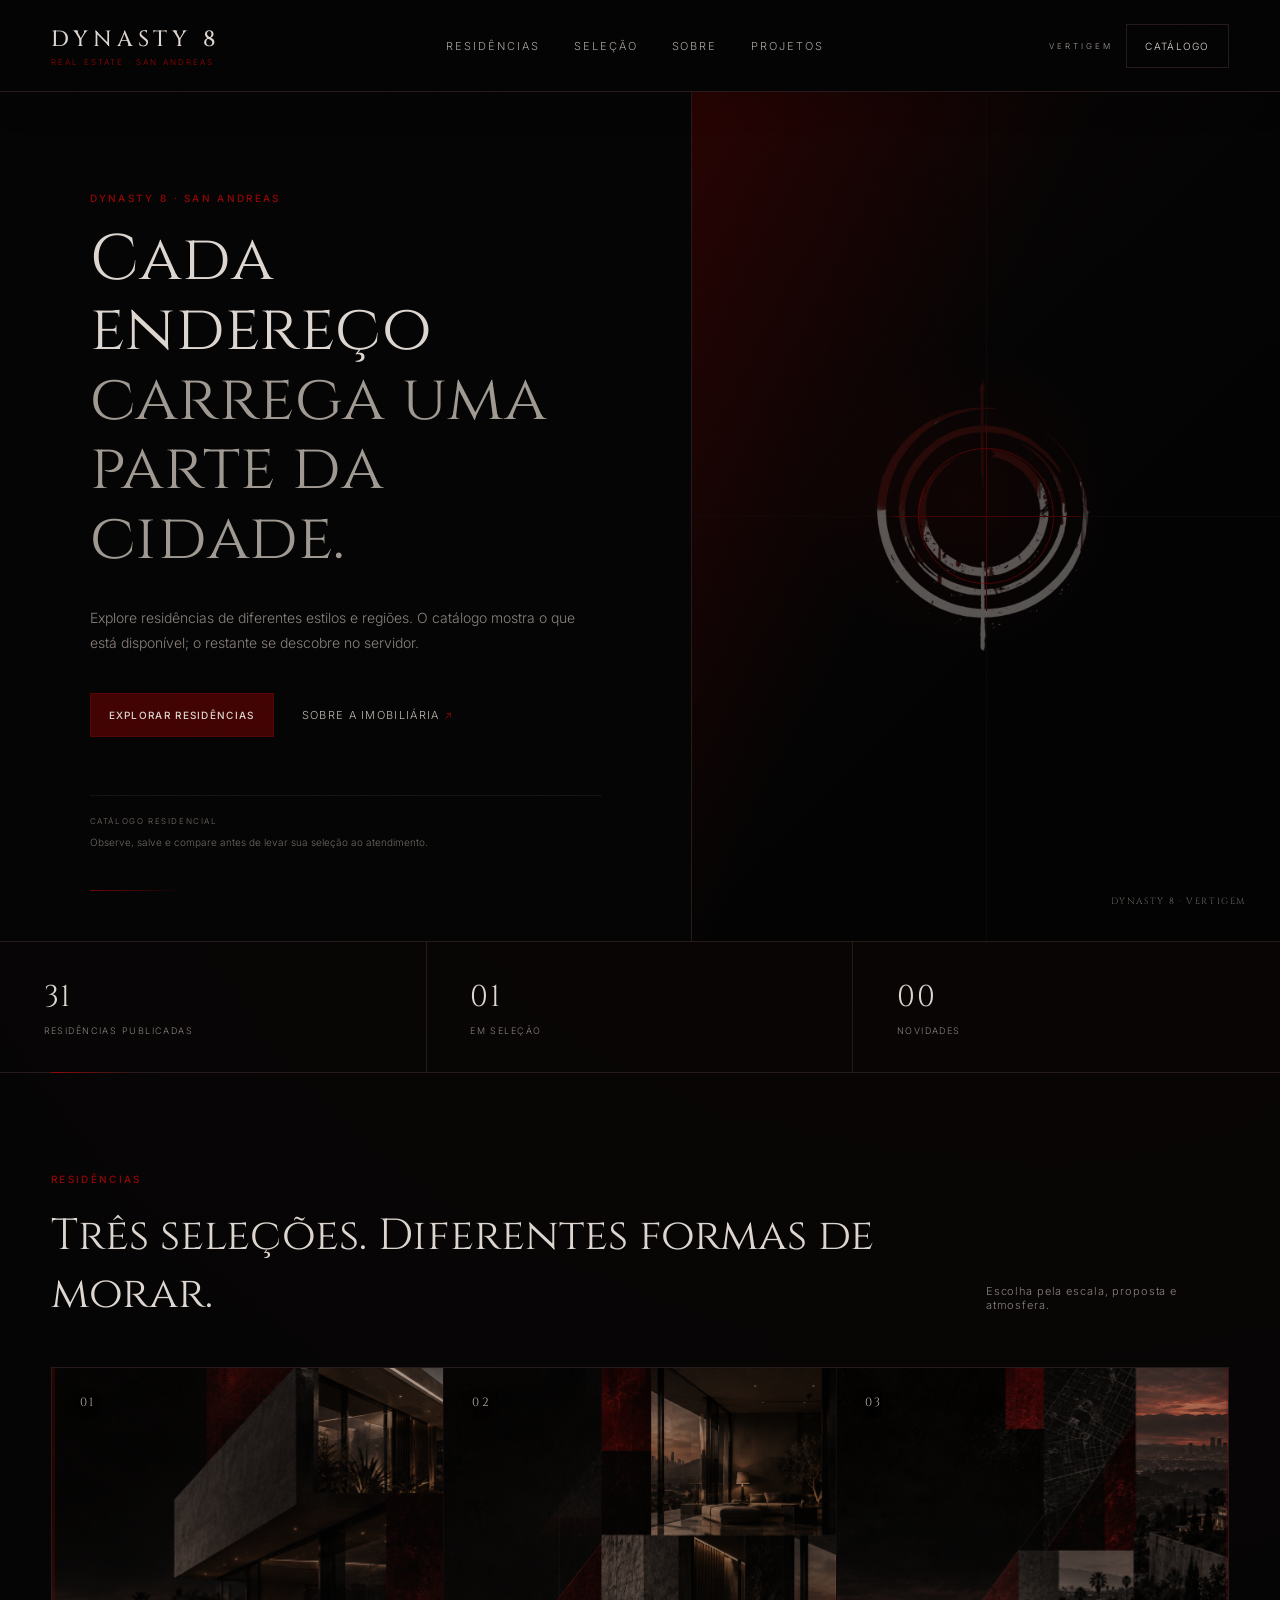
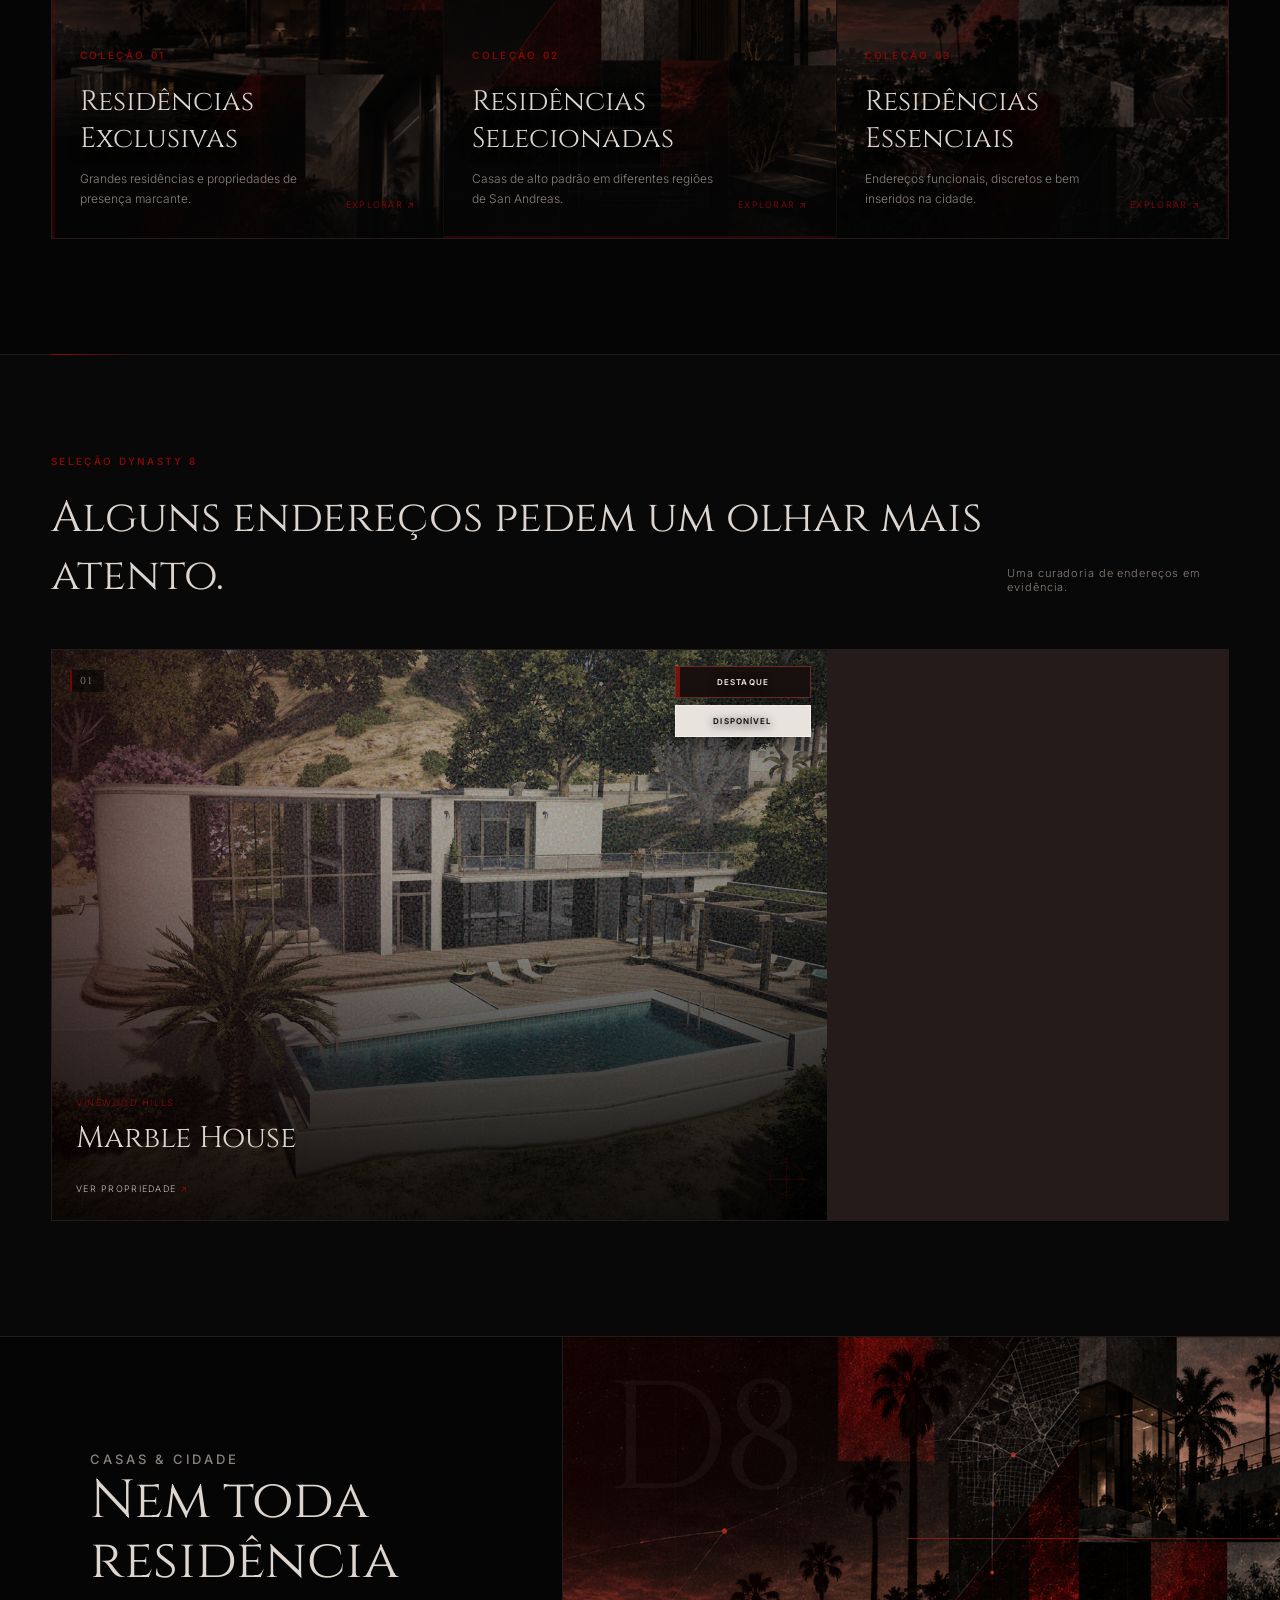
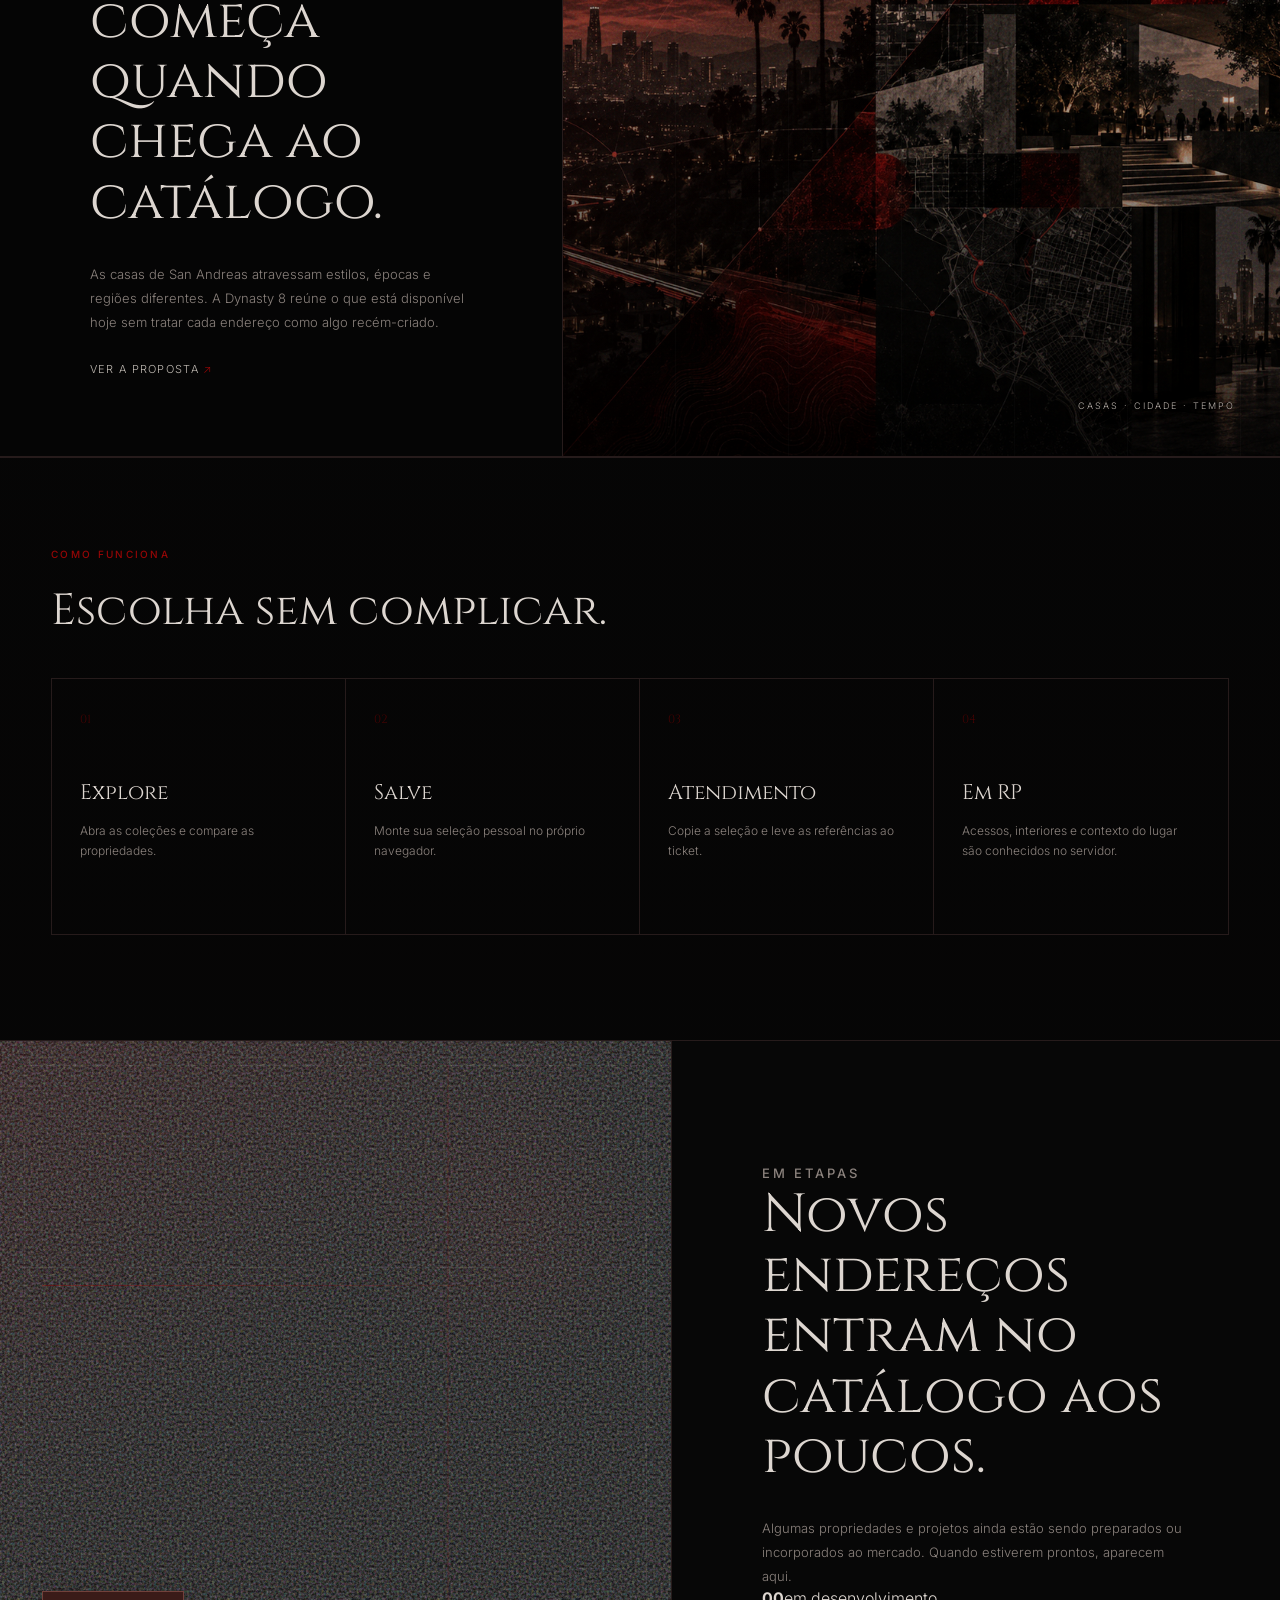
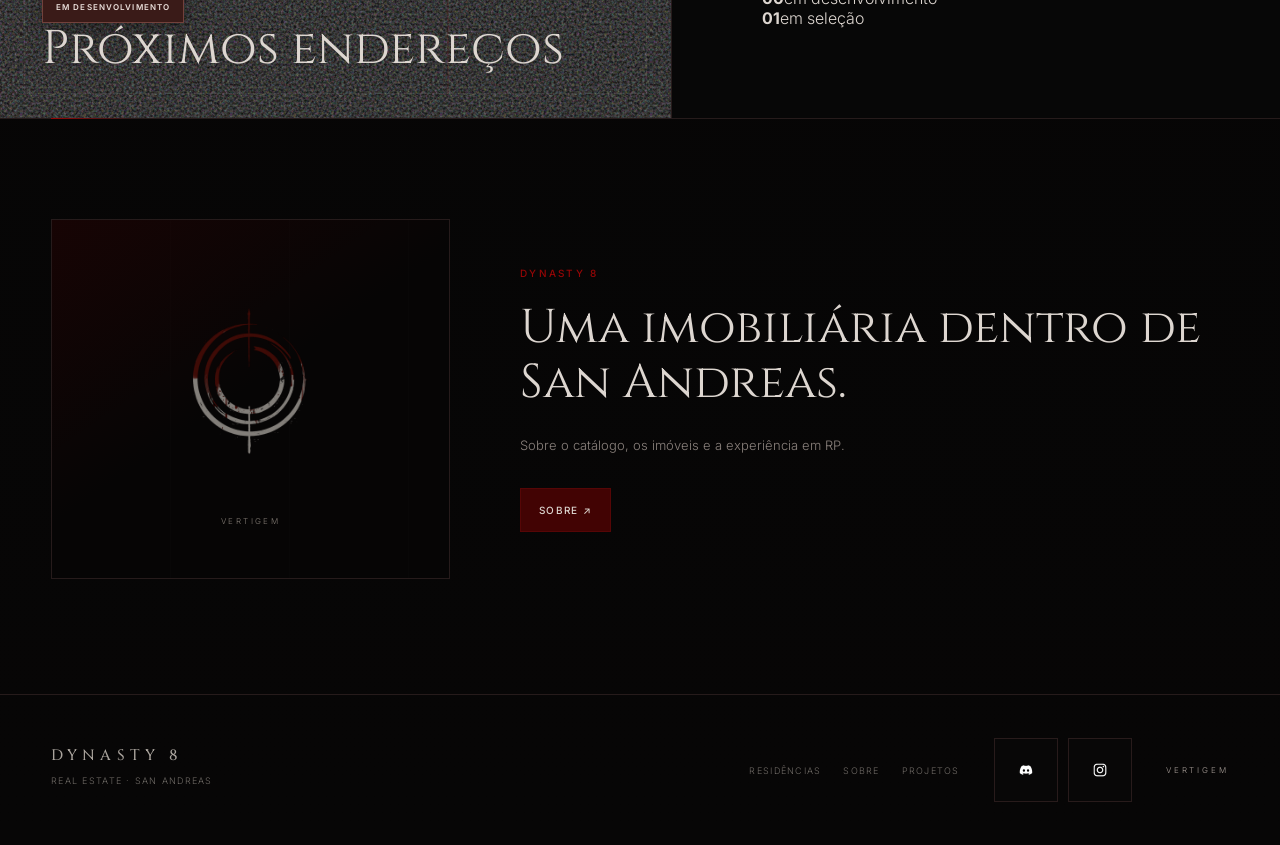
<file: index.html>
<!DOCTYPE html>
<html lang="pt-BR">
<head>
  <meta charset="UTF-8" />
  <meta name="viewport" content="width=device-width, initial-scale=1.0" />
  <meta name="theme-color" content="#050505" />
  <title>Dynasty 8 — Real Estate · San Andreas</title>
  <meta name="description" content="Catálogo residencial da Dynasty 8 em San Andreas — VERTIGEM." />
  <link rel="preconnect" href="https://fonts.googleapis.com">
  <link rel="preconnect" href="https://fonts.gstatic.com" crossorigin>
  <link href="https://fonts.googleapis.com/css2?family=Cinzel:wght@400;500;600&family=Inter:wght@300;400;500;600&display=swap" rel="stylesheet">
  <link rel="stylesheet" href="styles.css" />
</head>
<body class="dynasty-site">
  <div class="noise"></div>

  <header class="site-header dynasty-header">
    <a class="brand dynasty-brand" href="#inicio" aria-label="Dynasty 8">
      <span class="brand-title">DYNASTY 8</span>
      <span class="brand-sub">REAL ESTATE · SAN ANDREAS</span>
    </a>
    <nav class="nav">
      <a href="#colecoes">Residências</a>
      <a href="#destaques">Seleção</a>
      <a href="sobre.html">Sobre</a>
      <a href="#desenvolvimentos">Projetos</a>
    </nav>
    <div class="header-actions">
      <span class="server-mark">VERTIGEM</span>
      <a class="ghost-btn" href="catalogo.html?classe=b">Catálogo</a>
    </div>
  </header>

  <main>
    <section class="hero home-hero dynasty-hero" id="inicio">
      <div class="hero-copy">
        <p class="eyebrow">DYNASTY 8 · SAN ANDREAS</p>
        <h1>Cada endereço<br><em>carrega uma parte da cidade.</em></h1>
        <p class="hero-text">Explore residências de diferentes estilos e regiões. O catálogo mostra o que está disponível; o restante se descobre no servidor.</p>
        <div class="hero-actions">
          <a class="primary-btn" href="#colecoes">Explorar residências</a>
          <a class="text-link" href="sobre.html">Sobre a imobiliária <span>↗</span></a>
        </div>
        <div class="hero-mini-note">
          <span>CATÁLOGO RESIDENCIAL</span>
          <p>Observe, salve e compare antes de levar sua seleção ao atendimento.</p>
        </div>
      </div>
      <div class="hero-visual" aria-hidden="true">
        <div class="hero-line"></div>
        <img src="assets/vertigem-logo.png" alt="" />
        <div class="hero-caption">DYNASTY 8 · VERTIGEM</div>
      </div>
    </section>

    <section class="metrics home-metrics" aria-label="Resumo da imobiliária">
      <div><strong id="metricTotal">0</strong><span>residências publicadas</span></div>
      <div><strong id="metricShowcase">0</strong><span>em seleção</span></div>
      <div><strong id="metricNew">0</strong><span>novidades</span></div>
    </section>

    <section class="collections-section home-section" id="colecoes">
      <div class="section-heading home-heading">
        <div>
          <p class="eyebrow">RESIDÊNCIAS</p>
          <h2>Três seleções. Diferentes formas de morar.</h2>
        </div>
        <p>Escolha pela escala, proposta e atmosfera.</p>
      </div>
      <div class="collections-grid home-collection-grid">
        <a class="collection-card collection-card-image" href="catalogo.html?classe=a" data-collection-card="a">
          <span class="collection-index" data-collection-index="a">01</span>
          <div class="collection-copy"><p class="eyebrow" data-collection-eyebrow="a">COLEÇÃO 01</p><h3 data-collection-name="a">Residências Exclusivas</h3><p data-collection-intro="a"></p></div>
          <span class="collection-arrow interactive-arrow">Explorar <b>↗</b></span>
        </a>
        <a class="collection-card collection-card-image" href="catalogo.html?classe=b" data-collection-card="b">
          <span class="collection-index" data-collection-index="b">02</span>
          <div class="collection-copy"><p class="eyebrow" data-collection-eyebrow="b">COLEÇÃO 02</p><h3 data-collection-name="b">Residências Selecionadas</h3><p data-collection-intro="b"></p></div>
          <span class="collection-arrow interactive-arrow">Explorar <b>↗</b></span>
        </a>
        <a class="collection-card collection-card-image" href="catalogo.html?classe=c" data-collection-card="c">
          <span class="collection-index" data-collection-index="c">03</span>
          <div class="collection-copy"><p class="eyebrow" data-collection-eyebrow="c">COLEÇÃO 03</p><h3 data-collection-name="c">Residências Essenciais</h3><p data-collection-intro="c"></p></div>
          <span class="collection-arrow interactive-arrow">Explorar <b>↗</b></span>
        </a>
      </div>
    </section>

    <section class="featured-section home-section" id="destaques">
      <div class="section-heading home-heading">
        <div><p class="eyebrow">SELEÇÃO DYNASTY 8</p><h2>Alguns endereços pedem um olhar mais atento.</h2></div>
        <p>Uma curadoria de endereços em evidência.</p>
      </div>
      <div class="home-featured-grid" id="homeFeaturedGrid"></div>
    </section>

    <section class="reconstruction-story compact-lore" id="casas-cidade">
      <div class="reconstruction-copy">
        <p class="eyebrow">CASAS &amp; CIDADE</p>
        <h2>Nem toda residência começa quando chega ao catálogo.</h2>
        <p>As casas de San Andreas atravessam estilos, épocas e regiões diferentes. A Dynasty 8 reúne o que está disponível hoje sem tratar cada endereço como algo recém-criado.</p>
        <a class="text-link lore-link" href="sobre.html#casas-cidade">Ver a proposta <span>↗</span></a>
      </div>
      <div class="reconstruction-visual" aria-hidden="true">
        <span class="reconstruction-number">D8</span>
        <span class="reconstruction-caption">CASAS · CIDADE · TEMPO</span>
      </div>
    </section>

    <section class="process dynasty-process" id="como-funciona">
      <div class="section-heading process-title"><div><p class="eyebrow">COMO FUNCIONA</p><h2>Escolha sem complicar.</h2></div></div>
      <div class="process-grid">
        <article><span>01</span><h3>Explore</h3><p>Abra as coleções e compare as propriedades.</p></article>
        <article><span>02</span><h3>Salve</h3><p>Monte sua seleção pessoal no próprio navegador.</p></article>
        <article><span>03</span><h3>Atendimento</h3><p>Copie a seleção e leve as referências ao ticket.</p></article>
        <article><span>04</span><h3>Em RP</h3><p>Acessos, interiores e contexto do lugar são conhecidos no servidor.</p></article>
      </div>
    </section>

    <section class="development-section restrained-development" id="desenvolvimentos">
      <div class="development-visual" aria-hidden="true"><span>EM DESENVOLVIMENTO</span><strong>Próximos endereços</strong></div>
      <div class="development-copy">
        <p class="eyebrow">EM ETAPAS</p>
        <h2>Novos endereços entram no catálogo aos poucos.</h2>
        <p>Algumas propriedades e projetos ainda estão sendo preparados ou incorporados ao mercado. Quando estiverem prontos, aparecem aqui.</p>
        <div class="development-metrics">
          <div><strong id="developmentInlineCount">0</strong><span>em desenvolvimento</span></div>
          <div><strong id="showcaseInlineCount">0</strong><span>em seleção</span></div>
        </div>
      </div>
    </section>

    <section class="about-teaser home-section">
      <div class="about-teaser-mark"><img src="assets/vertigem-logo.png" alt="" /><span>VERTIGEM</span></div>
      <div class="about-teaser-copy">
        <p class="eyebrow">DYNASTY 8</p>
        <h2>Uma imobiliária dentro de San Andreas.</h2>
        <p>Sobre o catálogo, os imóveis e a experiência em RP.</p>
        <a class="primary-btn" href="sobre.html">Sobre ↗</a>
      </div>
    </section>
  </main>

  <footer class="site-footer-rich dynasty-footer">
    <div><span class="brand-title small">DYNASTY 8</span><p>Real Estate · San Andreas</p></div>
    <div class="footer-links"><a href="#colecoes">Residências</a><a href="sobre.html">Sobre</a><a href="#desenvolvimentos">Projetos</a></div>
    <div class="social-icon-row" aria-label="Redes do VERTIGEM">
      <a class="social-icon-link" href="#" data-social-link="discord" target="_blank" rel="noopener noreferrer" aria-label="Discord" title="Discord"><img src="assets/icons/discord.png" alt="" width="64" height="64" onload="this.nextElementSibling.hidden=true" onerror="this.hidden=true"><span aria-hidden="true">◈</span></a>
      <a class="social-icon-link" href="#" data-social-link="instagram" target="_blank" rel="noopener noreferrer" aria-label="Instagram" title="Instagram"><img src="assets/icons/instagram.png" alt="" width="64" height="64" onload="this.nextElementSibling.hidden=true" onerror="this.hidden=true"><span aria-hidden="true">◎</span></a>
    </div>
    <span class="footer-vertigem">VERTIGEM</span>
  </footer>
  <script src="config.js"></script>
  <script src="script.js"></script>
</body>
</html>
</file>
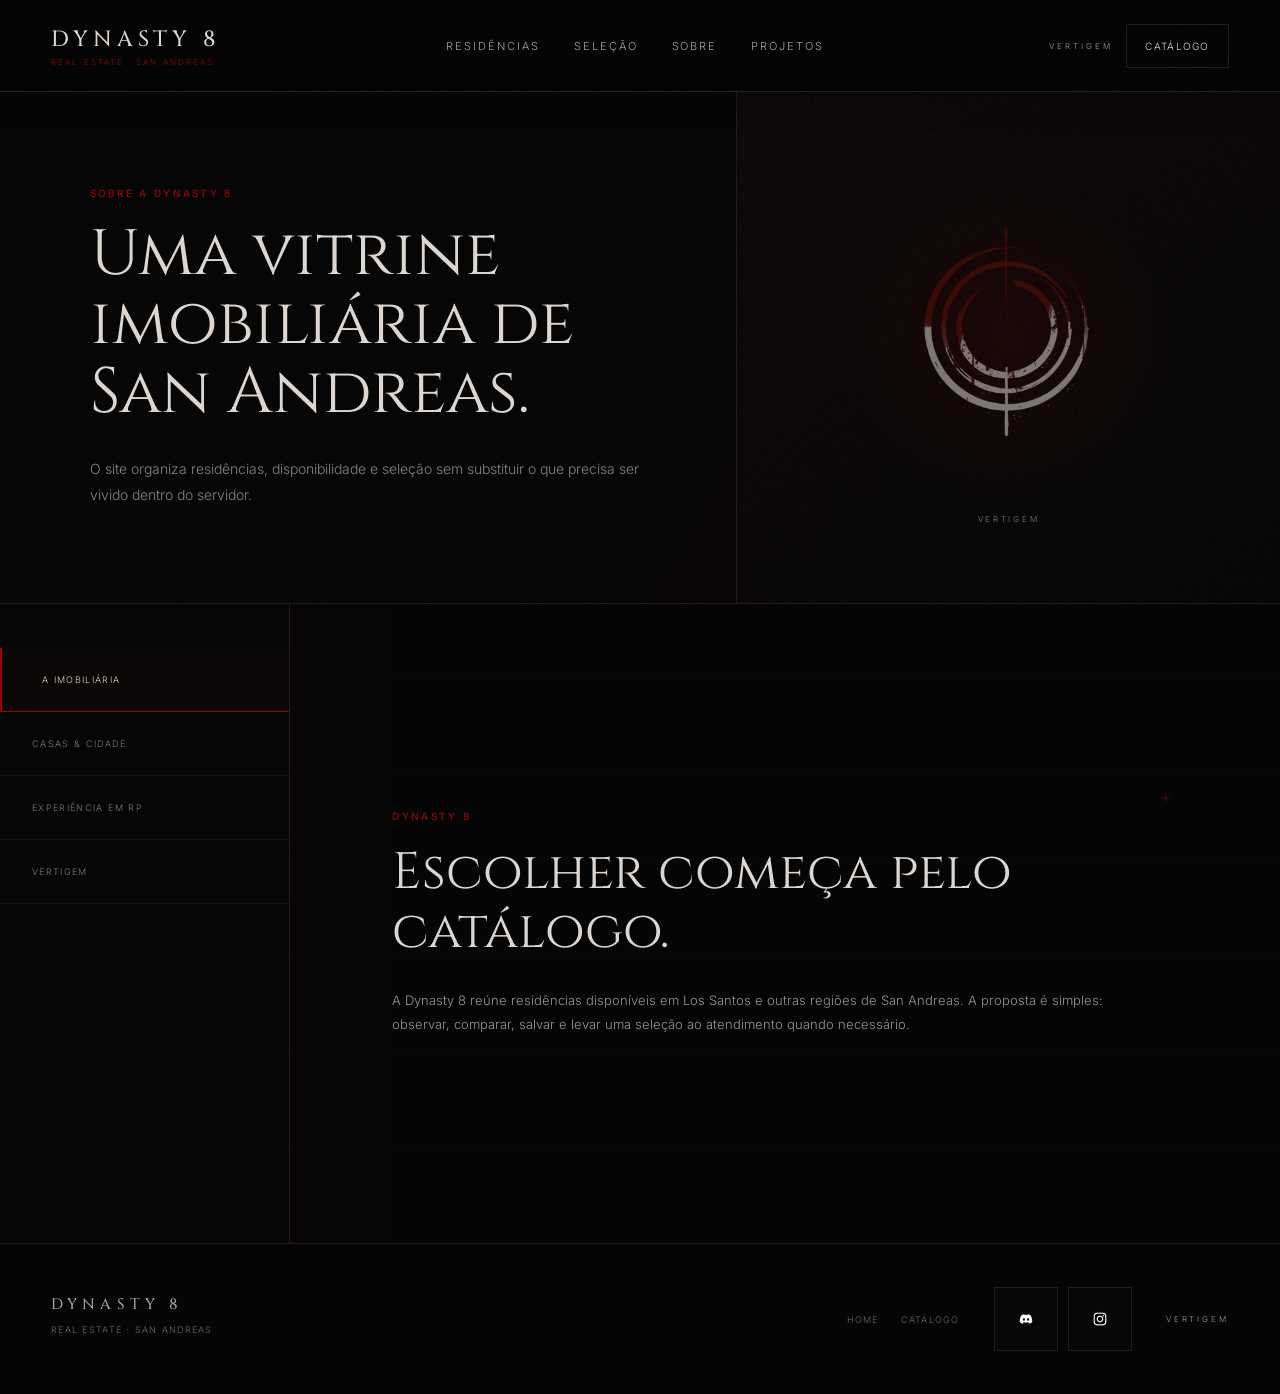
<file: sobre.html>
<!DOCTYPE html>
<html lang="pt-BR">
<head>
  <meta charset="UTF-8" />
  <meta name="viewport" content="width=device-width, initial-scale=1.0" />
  <meta name="theme-color" content="#050505" />
  <title>Sobre a Dynasty 8 — San Andreas</title>
  <meta name="description" content="Sobre a Dynasty 8, o catálogo e a experiência imobiliária em San Andreas." />
  <link rel="preconnect" href="https://fonts.googleapis.com">
  <link rel="preconnect" href="https://fonts.gstatic.com" crossorigin>
  <link href="https://fonts.googleapis.com/css2?family=Cinzel:wght@400;500;600&family=Inter:wght@300;400;500;600&display=swap" rel="stylesheet">
  <link rel="stylesheet" href="styles.css" />
</head>
<body class="dynasty-site about-page">
  <div class="noise"></div>
  <header class="site-header dynasty-header">
    <a class="brand dynasty-brand" href="index.html" aria-label="Dynasty 8"><span class="brand-title">DYNASTY 8</span><span class="brand-sub">REAL ESTATE · SAN ANDREAS</span></a>
    <nav class="nav"><a href="index.html#colecoes">Residências</a><a href="index.html#destaques">Seleção</a><a href="sobre.html" aria-current="page">Sobre</a><a href="index.html#desenvolvimentos">Projetos</a></nav>
    <div class="header-actions"><span class="server-mark">VERTIGEM</span><a class="ghost-btn" href="catalogo.html?classe=b">Catálogo</a></div>
  </header>

  <main>
    <section class="about-hero">
      <div>
        <p class="eyebrow">SOBRE A DYNASTY 8</p>
        <h1>Uma vitrine imobiliária de San Andreas.</h1>
        <p>O site organiza residências, disponibilidade e seleção sem substituir o que precisa ser vivido dentro do servidor.</p>
      </div>
      <div class="about-hero-mark" aria-hidden="true"><img src="assets/vertigem-logo.png" alt="" /><span>VERTIGEM</span></div>
    </section>

    <section class="about-tabs-section">
      <div class="about-tabs" role="tablist" aria-label="Sobre a imobiliária">
        <button class="about-tab active" type="button" role="tab" aria-selected="true" data-about-tab="imobiliaria">A imobiliária</button>
        <button class="about-tab" type="button" role="tab" aria-selected="false" data-about-tab="casas-cidade">Casas &amp; cidade</button>
        <button class="about-tab" type="button" role="tab" aria-selected="false" data-about-tab="experiencia-rp">Experiência em RP</button>
        <button class="about-tab" type="button" role="tab" aria-selected="false" data-about-tab="vertigem">VERTIGEM</button>
      </div>

      <div class="about-panels">
        <article class="about-panel active" role="tabpanel" data-about-panel="imobiliaria">
          <p class="eyebrow">DYNASTY 8</p>
          <h2>Escolher começa pelo catálogo.</h2>
          <p>A Dynasty 8 reúne residências disponíveis em Los Santos e outras regiões de San Andreas. A proposta é simples: observar, comparar, salvar e levar uma seleção ao atendimento quando necessário.</p>
        </article>

        <article class="about-panel" role="tabpanel" data-about-panel="casas-cidade" id="casas-cidade">
          <p class="eyebrow">CASAS &amp; CIDADE</p>
          <h2>Os endereços não pertencem ao mesmo momento.</h2>
          <p>San Andreas reúne arquiteturas, bairros e paisagens de épocas diferentes. O catálogo preserva essa variedade: casas clássicas, contemporâneas, urbanas, afastadas e rurais continuam fazendo parte da mesma cidade.</p>
        </article>

        <article class="about-panel" role="tabpanel" data-about-panel="experiencia-rp" id="experiencia-rp">
          <p class="eyebrow">CATÁLOGO &amp; ROLEPLAY</p>
          <h2>Ver não é conhecer.</h2>
          <p>Fotos e descrições ajudam na escolha. Acesso, interior, caminho e contexto do imóvel são conhecimentos construídos em RP.</p>
          <div class="about-rules-grid">
            <div><span>01</span><strong>Escolha</strong><p>Use o site para comparar propriedades.</p></div>
            <div><span>02</span><strong>Atendimento</strong><p>Leve a referência ao ticket quando precisar.</p></div>
            <div><span>03</span><strong>Em jogo</strong><p>Conheça o espaço dentro do servidor.</p></div>
          </div>
        </article>

        <article class="about-panel" role="tabpanel" data-about-panel="vertigem">
          <p class="eyebrow">VERTIGEM</p>
          <h2>A assinatura do sistema.</h2>
          <p>VERTIGEM identifica o servidor. A Dynasty 8 mantém a voz imobiliária do site; a ambientação completa permanece nos canais oficiais.</p>
        </article>
      </div>
    </section>
  </main>

  <footer class="site-footer-rich dynasty-footer">
    <div><span class="brand-title small">DYNASTY 8</span><p>Real Estate · San Andreas</p></div>
    <div class="footer-links"><a href="index.html">Home</a><a href="catalogo.html?classe=b">Catálogo</a></div>
    <div class="social-icon-row" aria-label="Redes do VERTIGEM">
      <a class="social-icon-link" href="#" data-social-link="discord" target="_blank" rel="noopener noreferrer" aria-label="Discord" title="Discord"><img src="assets/icons/discord.png" alt="" width="64" height="64" onload="this.nextElementSibling.hidden=true" onerror="this.hidden=true"><span aria-hidden="true">◈</span></a>
      <a class="social-icon-link" href="#" data-social-link="instagram" target="_blank" rel="noopener noreferrer" aria-label="Instagram" title="Instagram"><img src="assets/icons/instagram.png" alt="" width="64" height="64" onload="this.nextElementSibling.hidden=true" onerror="this.hidden=true"><span aria-hidden="true">◎</span></a>
    </div>
    <span class="footer-vertigem">VERTIGEM</span>
  </footer>
  <script src="config.js"></script>
  <script src="sobre.js"></script>
</body>
</html>
</file>
<file: styles.css>
/* ================================================================
   DYNASTY 8 — styles.css
   Aparência do site. As variáveis abaixo são a paleta principal.
   ================================================================ */
*{box-sizing:border-box}
:root{
  --bg:#070707;
  --bg-soft:#0c0c0c;
  --panel:#101010;
  --panel-2:#151515;
  --line:#282828;
  --line-soft:#1b1b1b;
  --text:#e8e3dc;
  --muted:#96918b;
  --red:#82120e;
  --red-bright:#a92720;
  --serif:"Cinzel",serif;
  --sans:"Inter",sans-serif;
}

html{scroll-behavior:smooth}
body{margin:0;background:var(--bg);color:var(--text);font-family:var(--sans);font-weight:300;min-height:100vh}
body.modal-open{overflow:hidden}
::selection{background:var(--red);color:#fff}
a{color:inherit;text-decoration:none}
button,input,select{font:inherit}
button{cursor:pointer}

.noise{position:fixed;inset:0;pointer-events:none;z-index:100;opacity:.035;background-image:url("data:image/svg+xml,%3Csvg viewBox='0 0 180 180' xmlns='http://www.w3.org/2000/svg'%3E%3Cfilter id='n'%3E%3CfeTurbulence type='fractalNoise' baseFrequency='.9' numOctaves='2' stitchTiles='stitch'/%3E%3C/filter%3E%3Crect width='100%25' height='100%25' filter='url(%23n)' opacity='.8'/%3E%3C/svg%3E")}

/* CABEÇALHO */
.site-header{height:92px;border-bottom:1px solid var(--line);display:flex;align-items:center;justify-content:space-between;padding:0 4vw;position:sticky;top:0;z-index:50;background:rgba(7,7,7,.92);backdrop-filter:blur(16px)}
.brand{display:flex;flex-direction:column;gap:3px}
.brand-title{font-family:var(--serif);letter-spacing:.34em;font-size:22px;font-weight:500}
.brand-sub{font-size:8px;color:var(--red-bright);letter-spacing:.35em}
.nav{display:flex;gap:34px;font-size:11px;text-transform:uppercase;letter-spacing:.18em;color:#a9a49e}
.nav a{transition:.2s}.nav a:hover{color:var(--text)}

.ghost-btn,.primary-btn{border:1px solid var(--line);background:transparent;color:var(--text);min-height:44px;padding:0 18px;text-transform:uppercase;letter-spacing:.13em;font-size:10px;transition:.22s ease;display:inline-flex;align-items:center;justify-content:center;gap:10px}
.ghost-btn:hover{border-color:#56514c;background:#101010}
.ghost-btn span{min-width:18px;height:18px;border-radius:9px;background:var(--red);display:inline-flex;align-items:center;justify-content:center;font-size:9px}
.primary-btn{background:var(--red);border-color:var(--red);font-weight:500}
.primary-btn:hover{background:var(--red-bright);border-color:var(--red-bright);transform:translateY(-1px)}
.primary-btn:disabled{opacity:.45;cursor:not-allowed;transform:none}

/* HOME */
.hero{min-height:650px;display:grid;grid-template-columns:1.08fr .92fr;border-bottom:1px solid var(--line)}
.hero-copy{padding:100px 7vw 90px;display:flex;flex-direction:column;justify-content:center}
.eyebrow{margin:0 0 22px;color:var(--red-bright);font-size:10px;font-weight:500;letter-spacing:.23em}
.hero h1,.section-heading h2,.process h2,.contact h2,.modal-content h2{font-family:var(--serif);font-weight:400;margin:0}
.hero h1{font-size:clamp(42px,5vw,76px);line-height:1.09;letter-spacing:.01em}
.hero h1 em{font-style:normal;color:#9f9992}
.hero-text{max-width:620px;margin:30px 0 0;line-height:1.8;color:var(--muted);font-size:14px}
.hero-actions{display:flex;align-items:center;gap:28px;margin-top:38px}
.text-link{font-size:11px;text-transform:uppercase;letter-spacing:.12em;color:#beb8b1}.text-link span{color:var(--red-bright)}
.hero-visual{min-height:650px;border-left:1px solid var(--line);position:relative;display:flex;align-items:center;justify-content:center;overflow:hidden;background:radial-gradient(circle at 45% 48%,rgba(120,17,14,.12),transparent 37%),linear-gradient(135deg,#0a0a0a 0%,#050505 100%)}
.hero-visual:before,.hero-visual:after{content:"";position:absolute;background:var(--line-soft)}
.hero-visual:before{width:1px;height:100%;left:50%;top:0}.hero-visual:after{height:1px;width:100%;left:0;top:50%}
.hero-visual img{width:min(430px,70%);position:relative;z-index:2;mix-blend-mode:screen;filter:saturate(.72) contrast(1.15) brightness(.72);opacity:.72}
.hero-line{position:absolute;z-index:3;width:136px;height:136px;border:1px solid #5f1b18;border-radius:50%}
.hero-line:before,.hero-line:after{content:"";position:absolute;background:var(--red)}
.hero-line:before{width:1px;height:188px;left:67px;top:-26px}.hero-line:after{height:1px;width:188px;top:67px;left:-26px}
.hero-caption{position:absolute;bottom:34px;right:34px;font-family:var(--serif);font-size:9px;letter-spacing:.22em;color:#68635f}

.metrics{display:grid;grid-template-columns:repeat(4,1fr);border-bottom:1px solid var(--line)}
.metrics div{min-height:130px;padding:30px 3.4vw;border-right:1px solid var(--line);display:flex;flex-direction:column;justify-content:center;gap:8px}.metrics div:last-child{border-right:0}
.metrics strong{font-family:var(--serif);font-weight:400;font-size:30px;letter-spacing:.06em}.metrics span{text-transform:uppercase;font-size:9px;letter-spacing:.16em;color:var(--muted)}

/* CATÁLOGO */
.catalog-section{padding:90px 4vw 110px}
.section-heading{display:flex;justify-content:space-between;align-items:flex-end;margin-bottom:38px}.section-heading h2{font-size:clamp(32px,3.4vw,50px)}.section-heading>p{color:var(--muted);font-size:11px;letter-spacing:.08em}
.filters{border:1px solid var(--line);display:grid;grid-template-columns:1.7fr 1fr 1fr .9fr;background:#090909}
.filters label{min-height:84px;padding:16px 18px;border-right:1px solid var(--line);display:flex;flex-direction:column;justify-content:center;gap:9px}.filters label:last-child{border-right:0}
.filters label>span,.sort span,.modal-section>span{font-size:8px;text-transform:uppercase;letter-spacing:.18em;color:#7e7974}
.filters input[type="search"],.filters select,.sort select{background:none;border:0;outline:0;color:var(--text);width:100%;appearance:none;font-size:12px}
.filters select,.sort select{background-image:linear-gradient(45deg,transparent 50%,#8f8982 50%),linear-gradient(135deg,#8f8982 50%,transparent 50%);background-position:calc(100% - 8px) 48%,calc(100% - 4px) 48%;background-size:4px 4px,4px 4px;background-repeat:no-repeat;padding-right:18px}
select option{background:#111;color:#eee}.search-field input::placeholder{color:#54504c}.check-filter{align-items:flex-start}.check-filter input{accent-color:var(--red)}.check-filter span{font-size:9px!important;color:#b0aaa3!important}
.catalog-toolbar{display:flex;justify-content:space-between;align-items:center;margin:18px 0 30px}.filter-reset{background:none;border:0;color:#7e7974;text-transform:uppercase;font-size:9px;letter-spacing:.16em;padding:0}.filter-reset:hover{color:var(--text)}.sort{display:flex;gap:12px;align-items:center}.sort select{width:140px}

.property-grid{display:grid;grid-template-columns:repeat(3,1fr);gap:1px;background:var(--line);border:1px solid var(--line)}
.property-card{background:var(--bg);min-height:560px;display:flex;flex-direction:column;position:relative;overflow:hidden}

/* A imagem real ocupa toda a parte superior do card. */
.card-visual{height:300px;position:relative;overflow:hidden;background:linear-gradient(135deg,#151515,#080808);border-bottom:1px solid var(--line)}
.property-cover{width:100%;height:100%;object-fit:cover;display:block;transition:transform .45s ease,filter .3s ease;filter:brightness(.82) saturate(.9)}
.property-card:hover .property-cover{transform:scale(1.025);filter:brightness(.9) saturate(.95)}
.card-visual:after{content:"";position:absolute;inset:0;pointer-events:none;background:linear-gradient(to top,rgba(5,5,5,.82),transparent 53%,rgba(5,5,5,.25))}
.cover-fallback{position:absolute;inset:0}.skyline{position:absolute;left:0;right:0;bottom:0;height:78%;opacity:.68}.skyline span{position:absolute;bottom:0;background:#101010;border-top:1px solid #252525}.skyline span:nth-child(1){left:4%;width:14%;height:55%}.skyline span:nth-child(2){left:18%;width:11%;height:74%}.skyline span:nth-child(3){left:31%;width:17%;height:46%}.skyline span:nth-child(4){left:50%;width:10%;height:88%}.skyline span:nth-child(5){left:62%;width:16%;height:63%}.skyline span:nth-child(6){left:80%;width:14%;height:79%}

.card-code{position:absolute;top:18px;left:18px;z-index:2;font-size:8px;letter-spacing:.2em;color:#d2ccc5;text-shadow:0 1px 8px #000}
.card-status{padding:7px 9px;border:1px solid #3a3734;background:rgba(7,7,7,.72);font-size:8px;letter-spacing:.12em;text-transform:uppercase}.card-status.available{color:#d9d4cd}.card-status.reserved{color:#b38b58}.card-status.unavailable{color:#777}
.card-tag{position:absolute;bottom:17px;left:18px;z-index:2;color:#d0cac3;font-size:8px;letter-spacing:.16em;text-transform:uppercase;text-shadow:0 1px 8px #000}
.favorite{position:absolute;bottom:16px;right:16px;z-index:2;width:35px;height:35px;border:1px solid #393632;background:rgba(8,8,8,.8);color:#aaa39c;font-size:16px}.favorite.active{color:var(--red-bright);border-color:#72211d}
.card-body{padding:26px 24px 24px;display:flex;flex-direction:column;flex:1}.card-location{font-size:9px;color:var(--red-bright);letter-spacing:.16em;text-transform:uppercase;margin:0 0 12px}.card-title{font-family:var(--serif);font-size:23px;font-weight:400;letter-spacing:.04em;margin:0}.card-location-detail{margin:8px 0 0;color:#716c67;font-size:10px;line-height:1.6}.card-description{margin:19px 0 25px;color:#aaa49d;font-size:11px;line-height:1.75;display:-webkit-box;-webkit-line-clamp:3;-webkit-box-orient:vertical;overflow:hidden}
.card-footer{display:flex;justify-content:space-between;align-items:flex-end;margin-top:auto;padding-top:18px;border-top:1px solid var(--line-soft)}.card-reference span{display:block;font-size:8px;text-transform:uppercase;letter-spacing:.13em;color:#6e6964;margin-bottom:5px}.card-reference strong{font-family:var(--serif);font-weight:400;font-size:18px}.card-open{border:0;background:none;color:#b0aaa3;padding:0;text-transform:uppercase;letter-spacing:.13em;font-size:9px}.card-open:hover{color:#fff}
.empty-state{border:1px solid var(--line);padding:90px 20px;text-align:center}.cross{color:var(--red);font-size:32px}.empty-state h3{font-family:var(--serif);font-weight:400;font-size:24px}.empty-state p{color:var(--muted);font-size:12px}

/* PROCESSO E CONTATO */
.process{padding:90px 4vw 105px;border-top:1px solid var(--line);border-bottom:1px solid var(--line)}.process-grid{display:grid;grid-template-columns:repeat(4,1fr);border:1px solid var(--line)}.process-grid article{min-height:255px;padding:28px;border-right:1px solid var(--line)}.process-grid article:last-child{border-right:0}.process-grid span{font-family:var(--serif);color:var(--red);font-size:12px}.process-grid h3{font-family:var(--serif);font-weight:400;margin:52px 0 14px;font-size:21px}.process-grid p{color:var(--muted);font-size:12px;line-height:1.7;margin:0}
.contact{display:grid;grid-template-columns:1.3fr .7fr;gap:70px;padding:100px 7vw;align-items:center;border-bottom:1px solid var(--line)}.contact h2{font-size:clamp(34px,4vw,56px)}.contact>div>p:last-child{color:var(--muted);line-height:1.8;max-width:580px}.contact-card{border:1px solid var(--line);padding:34px;background:#0a0a0a;display:flex;flex-direction:column;align-items:flex-start}.contact-card span{font-size:8px;letter-spacing:.2em;color:var(--red-bright)}.contact-card strong{font-family:var(--serif);font-size:25px;font-weight:400;margin:15px 0 5px}.contact-card p{font-size:11px;color:var(--muted);margin:0}
footer{min-height:150px;padding:35px 4vw;display:flex;justify-content:space-between;align-items:center;color:#6f6a65;font-size:9px;text-transform:uppercase;letter-spacing:.14em}.brand-title.small{font-size:15px;color:#aaa49d}

/* MODAL / GALERIA */
.modal{position:fixed;inset:0;z-index:120;display:none}.modal.open{display:block}.modal-backdrop{position:absolute;inset:0;background:rgba(0,0,0,.82);backdrop-filter:blur(8px)}
.modal-card{position:absolute;right:0;top:0;height:100%;width:min(1050px,100%);background:#090909;border-left:1px solid var(--line);display:grid;grid-template-columns:minmax(420px,1.1fr) minmax(390px,.9fr);overflow:auto;animation:modalIn .28s ease}@keyframes modalIn{from{transform:translateX(30px);opacity:0}to{transform:none;opacity:1}}
.modal-close{position:absolute;right:23px;top:19px;z-index:6;width:36px;height:36px;border:1px solid var(--line);background:#0d0d0d;color:#aaa;font-size:22px}
.modal-gallery{min-height:100%;border-right:1px solid var(--line);background:#050505;padding:0 0 22px}.modal-main-image-wrap{height:62vh;min-height:430px;position:relative;background:#0d0d0d;overflow:hidden}.modal-main-image{width:100%;height:100%;object-fit:cover;display:block}.modal-main-image-wrap:after{content:"";position:absolute;inset:0;pointer-events:none;background:linear-gradient(to top,rgba(0,0,0,.35),transparent 35%)}.modal-code-badge{position:absolute;left:22px;bottom:20px;z-index:2;border:1px solid rgba(255,255,255,.22);background:rgba(0,0,0,.55);padding:8px 11px;font-size:9px;letter-spacing:.2em}
.modal-thumbs{display:grid;grid-template-columns:repeat(4,1fr);gap:8px;padding:14px 14px 0}.modal-thumb{height:78px;padding:0;border:1px solid #292929;background:#111;overflow:hidden;opacity:.58;transition:.2s}.modal-thumb:hover,.modal-thumb.active{opacity:1;border-color:#6f2824}.modal-thumb img{width:100%;height:100%;object-fit:cover;display:block}
.modal-content{padding:75px 46px 55px}.modal-status{display:inline-flex;border:1px solid var(--line);padding:7px 10px;text-transform:uppercase;font-size:8px;letter-spacing:.14em;color:#aaa;margin-bottom:22px}.modal-content h2{font-size:38px;margin-bottom:8px}.modal-location-detail{color:#77716b;font-size:11px;margin:0 0 12px}.modal-category{display:inline-block;color:#a8a19a;font-size:9px;letter-spacing:.16em;text-transform:uppercase;margin:0}.modal-description{margin:28px 0;color:#a39d96;line-height:1.85;font-size:13px}.modal-section{padding:24px 0;border-top:1px solid var(--line);border-bottom:1px solid var(--line)}.property-code-copy{display:block;font-family:var(--serif);font-size:28px;font-weight:400;margin-top:10px}.code-help{font-size:10px;color:#77716b;margin:7px 0 0}.modal-actions{display:flex;gap:10px;margin-top:28px}
.toast{position:fixed;left:50%;bottom:28px;transform:translate(-50%,20px);background:#ece7e0;color:#121212;padding:13px 18px;z-index:200;font-size:10px;letter-spacing:.08em;opacity:0;pointer-events:none;transition:.2s}.toast.show{opacity:1;transform:translate(-50%,0)}

/* RESPONSIVIDADE */
@media (max-width:1100px){.nav{display:none}.hero{grid-template-columns:1fr}.hero-visual{min-height:420px;border-left:0;border-top:1px solid var(--line)}.filters{grid-template-columns:repeat(2,1fr)}.filters label{border-bottom:1px solid var(--line)}.property-grid{grid-template-columns:repeat(2,1fr)}.process-grid{grid-template-columns:repeat(2,1fr)}.process-grid article{border-bottom:1px solid var(--line)}.modal-card{grid-template-columns:1fr;width:min(760px,100%)}.modal-gallery{border-right:0;border-bottom:1px solid var(--line)}.modal-main-image-wrap{height:52vh}}
@media (max-width:720px){.site-header{height:76px;padding:0 20px}.brand-title{font-size:17px}.site-header>.ghost-btn{padding:0 11px}.hero-copy{padding:70px 24px}.hero{min-height:auto}.hero-visual{min-height:320px}.metrics{grid-template-columns:repeat(2,1fr)}.metrics div:nth-child(2){border-right:0}.metrics div:nth-child(-n+2){border-bottom:1px solid var(--line)}.catalog-section,.process{padding:70px 20px}.section-heading{align-items:flex-start;flex-direction:column;gap:12px}.filters{grid-template-columns:1fr}.filters label{border-right:0}.property-grid{grid-template-columns:1fr}.property-card{min-height:530px}.process-grid{grid-template-columns:1fr}.process-grid article{border-right:0}.contact{grid-template-columns:1fr;padding:70px 24px;gap:35px}footer{flex-direction:column;align-items:flex-start;gap:25px;padding:35px 24px}.modal-main-image-wrap{height:42vh;min-height:300px}.modal-thumbs{grid-template-columns:repeat(3,1fr)}.modal-content{padding:55px 24px 35px}.modal-content h2{font-size:31px}.modal-actions{flex-direction:column}}

/* =================================================================
   HOME — CARDS DAS TRÊS COLEÇÕES
   Adicionado na versão com catálogos separados.
   ================================================================= */
.collections-section{
  padding:90px 4vw 110px;
  border-bottom:1px solid var(--line);
}
.collections-grid{
  display:grid;
  grid-template-columns:repeat(3,1fr);
  border:1px solid var(--line);
  background:var(--line);
  gap:1px;
}
.collection-card{
  min-height:330px;
  padding:28px;
  background:#090909;
  display:flex;
  flex-direction:column;
  justify-content:space-between;
  position:relative;
  overflow:hidden;
  transition:.25s ease;
}
.collection-card:before{
  content:"";
  position:absolute;
  inset:0;
  background:radial-gradient(circle at 85% 15%,rgba(169,31,26,.12),transparent 34%);
  opacity:0;
  transition:.25s ease;
}
.collection-card:hover{
  background:#0d0d0d;
  transform:translateY(-2px);
}
.collection-card:hover:before{opacity:1}
.collection-index{
  font-family:var(--serif);
  color:#6f6964;
  font-size:13px;
  letter-spacing:.16em;
  position:relative;
  z-index:2;
}
.collection-card h3{
  font-family:var(--serif);
  font-size:30px;
  font-weight:400;
  margin:0 0 12px;
  position:relative;
  z-index:2;
}
.collection-card p:not(.eyebrow){
  margin:0;
  color:var(--muted);
  font-size:12px;
  line-height:1.7;
  position:relative;
  z-index:2;
}
.collection-arrow{
  position:absolute;
  right:28px;
  bottom:28px;
  color:var(--red-bright);
  font-size:18px;
  z-index:2;
}
.collections-note{
  margin:18px 0 0;
  color:#6f6964;
  font-size:9px;
  letter-spacing:.08em;
}

/* =================================================================
   CATÁLOGO — CABEÇALHO DA COLEÇÃO
   ================================================================= */
.catalog-hero{
  min-height:380px;
  padding:70px 7vw;
  border-bottom:1px solid var(--line);
  display:grid;
  grid-template-columns:1.2fr .8fr;
  align-items:center;
  background:
    radial-gradient(circle at 80% 45%,rgba(169,31,26,.09),transparent 30%),
    #070707;
}
.catalog-hero h1{
  font-family:var(--serif);
  font-size:clamp(46px,6vw,78px);
  font-weight:400;
  margin:0 0 18px;
}
.catalog-hero p:not(.eyebrow){
  color:var(--muted);
  font-size:13px;
  line-height:1.8;
  max-width:560px;
}
.catalog-hero-mark{
  display:flex;
  justify-content:flex-end;
  align-items:center;
}
.catalog-hero-mark img{
  width:min(330px,70%);
  opacity:.45;
  filter:saturate(.8) contrast(1.1) brightness(.8);
}
.catalog-page-section{padding-top:70px}
.catalog-filters{
  grid-template-columns:2fr 1fr 1fr;
}
.catalog-filters .check-filter{border-right:0}

/* Foto real dentro do card. */
.property-cover,
.property-cover-fallback{
  position:absolute;
  inset:0;
  width:100%;
  height:100%;
}
.property-cover{
  object-fit:cover;
  object-position:center;
}
.property-cover-fallback{background:#0b0b0b}
.card-visual:after{
  content:"";
  position:absolute;
  inset:0;
  background:linear-gradient(to top,rgba(5,5,5,.72),rgba(5,5,5,.02) 58%,rgba(5,5,5,.13));
  pointer-events:none;
}
.card-visual .card-code,
.card-visual .card-status,
.card-visual .favorite{
  z-index:3;
}
.card-location-detail{
  color:#77716b;
  font-size:10px;
  line-height:1.55;
  margin:7px 0 0;
}
.card-description{
  color:#8f8983;
  font-size:11px;
  line-height:1.75;
  margin:19px 0 22px;
  display:-webkit-box;
  -webkit-line-clamp:3;
  -webkit-box-orient:vertical;
  overflow:hidden;
}
.card-reference span{
  display:block;
  font-size:8px;
  text-transform:uppercase;
  letter-spacing:.13em;
  color:#6e6964;
  margin-bottom:5px;
}
.card-reference strong{
  font-family:var(--serif);
  font-weight:400;
  font-size:18px;
}

/* =================================================================
   MODAL COM GALERIA
   ================================================================= */
.modal-card{
  width:min(980px,100%);
  grid-template-columns:minmax(0,1.18fr) minmax(360px,.82fr);
}
.modal-gallery{
  min-height:100%;
  border-right:1px solid var(--line);
  display:flex;
  flex-direction:column;
  background:#050505;
}
.modal-main-image-wrap{
  position:relative;
  min-height:560px;
  flex:1;
  overflow:hidden;
}
.modal-main-image{
  position:absolute;
  inset:0;
  width:100%;
  height:100%;
  object-fit:cover;
}
.modal-code-badge{
  position:absolute;
  top:20px;
  left:20px;
  padding:8px 10px;
  border:1px solid rgba(255,255,255,.18);
  background:rgba(7,7,7,.72);
  font-size:9px;
  letter-spacing:.18em;
}
.modal-thumbs{
  display:grid;
  grid-template-columns:repeat(4,1fr);
  gap:1px;
  background:var(--line);
  border-top:1px solid var(--line);
}
.modal-thumb{
  border:0;
  padding:0;
  height:100px;
  overflow:hidden;
  opacity:.55;
  background:#090909;
  transition:.2s;
}
.modal-thumb:hover,
.modal-thumb.active{opacity:1}
.modal-thumb img{
  width:100%;
  height:100%;
  object-fit:cover;
  display:block;
}
.modal-location-detail{
  color:#77716b;
  font-size:11px;
  line-height:1.6;
  margin:7px 0 0;
}
.property-code-copy{
  display:block;
  font-family:var(--serif);
  font-size:26px;
  font-weight:400;
  margin-top:10px;
}
.code-help{
  color:#706a65;
  font-size:10px;
  margin:6px 0 0;
}

@media (max-width:1100px){
  .collections-grid{grid-template-columns:1fr 1fr}
  .catalog-hero{grid-template-columns:1fr .55fr}
  .modal-card{grid-template-columns:1fr}
  .modal-gallery{border-right:0;border-bottom:1px solid var(--line)}
  .modal-main-image-wrap{min-height:430px}
}

@media (max-width:720px){
  .collections-grid{grid-template-columns:1fr}
  .collection-card{min-height:250px}
  .catalog-hero{grid-template-columns:1fr;padding:65px 24px}
  .catalog-hero-mark{display:none}
  .catalog-filters{grid-template-columns:1fr}
  .catalog-filters label{border-right:0}
  .modal-main-image-wrap{min-height:320px}
  .modal-thumbs{grid-template-columns:repeat(2,1fr)}
  .modal-thumb{height:90px}
}


/* =================================================================
   HOME — IDENTIDADE / DESTAQUES / SAN ANDREAS / COMUNIDADE
   ================================================================= */

.home-section{
  padding:100px 4vw 115px;
  border-bottom:1px solid var(--line);
}
.home-heading{margin-bottom:44px}
.hero-mini-note{
  margin-top:58px;
  padding-top:20px;
  border-top:1px solid var(--line-soft);
  max-width:520px;
}
.hero-mini-note span{
  display:block;
  color:#746e68;
  font-size:8px;
  letter-spacing:.2em;
  margin-bottom:8px;
}
.hero-mini-note p{
  margin:0;
  color:#6f6963;
  font-size:10px;
  line-height:1.65;
}

/* Coleções com imagem opcional.
   Arquivos esperados:
   assets/colecao-a.png
   assets/colecao-b.png
   assets/colecao-c.png
*/
.home-collection-grid{background:#181818}
.collection-card-image{
  min-height:470px;
  isolation:isolate;
  justify-content:flex-end;
  background:
    linear-gradient(to top,rgba(5,5,5,.96) 0%,rgba(5,5,5,.62) 42%,rgba(5,5,5,.18) 100%),
    var(--collection-image),
    linear-gradient(135deg,#151515,#080808);
  background-size:cover;
  background-position:center;
}
.collection-card-image:before{
  opacity:1;
  z-index:-1;
  background:linear-gradient(to top,rgba(169,31,26,.16),transparent 44%);
}
.collection-card-image:hover{
  background:
    linear-gradient(to top,rgba(5,5,5,.92) 0%,rgba(5,5,5,.48) 44%,rgba(5,5,5,.08) 100%),
    var(--collection-image),
    linear-gradient(135deg,#181818,#090909);
  background-size:cover;
  background-position:center;
}
.collection-card-image .collection-index{
  position:absolute;
  top:28px;
  left:28px;
  color:#d0cac3;
  text-shadow:0 2px 12px #000;
}
.collection-copy{position:relative;z-index:2;max-width:80%}
.collection-card-image h3{
  font-size:clamp(27px,2.2vw,36px);
  text-shadow:0 3px 14px rgba(0,0,0,.7);
}
.collection-card-image .collection-arrow{
  right:28px;
  bottom:28px;
  font-size:9px;
  text-transform:uppercase;
  letter-spacing:.14em;
}

/* Destaques automáticos da Home. */
.featured-section{background:#080808}
.home-featured-grid{
  display:grid;
  grid-template-columns:repeat(3,1fr);
  gap:1px;
  border:1px solid var(--line);
  background:var(--line);
}
.home-featured-card{
  min-height:520px;
  position:relative;
  overflow:hidden;
  display:flex;
  flex-direction:column;
  justify-content:space-between;
  padding:24px;
  background:
    var(--featured-image),
    linear-gradient(135deg,#171717,#090909);
  background-size:cover;
  background-position:center;
  isolation:isolate;
}
.home-featured-card:before{
  content:"";
  position:absolute;
  inset:0;
  background:linear-gradient(to top,rgba(5,5,5,.94),rgba(5,5,5,.12) 64%);
  z-index:-1;
  transition:.35s ease;
}
.home-featured-card:after{
  content:"";
  position:absolute;
  inset:0;
  border:1px solid transparent;
  z-index:3;
  pointer-events:none;
  transition:.25s ease;
}
.home-featured-card:hover:before{
  background:linear-gradient(to top,rgba(5,5,5,.9),rgba(5,5,5,.04) 68%);
}
.home-featured-card:hover:after{border-color:#5c211e}
.home-featured-overlay{position:absolute;inset:0;z-index:-2}
.home-featured-top{
  display:flex;
  justify-content:space-between;
  gap:15px;
  color:#d0cac4;
  font-size:8px;
  text-transform:uppercase;
  letter-spacing:.15em;
  text-shadow:0 2px 10px #000;
}
.home-featured-copy p{
  margin:0 0 10px;
  color:var(--red-bright);
  font-size:9px;
  text-transform:uppercase;
  letter-spacing:.17em;
}
.home-featured-copy h3{
  margin:0 0 18px;
  font-family:var(--serif);
  font-size:30px;
  font-weight:400;
}
.home-featured-copy span{
  color:#c6c0b9;
  font-size:9px;
  text-transform:uppercase;
  letter-spacing:.14em;
}
.home-featured-empty{
  grid-column:1/-1;
  min-height:260px;
  padding:45px;
  display:flex;
  flex-direction:column;
  justify-content:center;
  align-items:center;
  text-align:center;
  background:#090909;
}
.home-featured-empty span{
  color:var(--red-bright);
  font-size:9px;
  letter-spacing:.18em;
}
.home-featured-empty p{color:var(--muted);font-size:12px}

/* Seção editorial sobre San Andreas. */
.city-story{
  min-height:650px;
  display:grid;
  grid-template-columns:1.05fr .95fr;
  border-bottom:1px solid var(--line);
}
.city-story-image{
  min-height:650px;
  border-right:1px solid var(--line);
  background:
    linear-gradient(to right,rgba(5,5,5,.12),rgba(5,5,5,.55)),
        linear-gradient(135deg,#151515,#080808);
  background-size:cover;
  background-position:center;
}
.city-story-copy{
  padding:90px 7vw;
  display:flex;
  flex-direction:column;
  justify-content:center;
}
.city-story h2,
.community-section h2{
  font-family:var(--serif);
  font-weight:400;
  font-size:clamp(35px,4vw,58px);
  line-height:1.15;
  margin:0;
}
.city-story-copy>p{
  margin:30px 0 0;
  color:var(--muted);
  line-height:1.85;
  font-size:13px;
}
.city-story-detail{
  margin-top:42px;
  padding-top:22px;
  border-top:1px solid var(--line);
}
.city-story-detail span{
  color:var(--red-bright);
  font-size:8px;
  letter-spacing:.19em;
}
.city-story-detail p{
  color:#77716b;
  font-size:10px;
  line-height:1.7;
  margin:9px 0 0;
}

/* Comunidade / redes sociais. */
.community-section{
  display:grid;
  grid-template-columns:.8fr 1.2fr;
  gap:70px;
  align-items:start;
}
.community-intro>p:last-child{
  color:var(--muted);
  line-height:1.8;
  font-size:13px;
  max-width:520px;
  margin-top:28px;
}
.social-grid{
  display:grid;
  grid-template-columns:1fr 1fr;
  gap:1px;
  background:var(--line);
  border:1px solid var(--line);
}
.social-card{
  min-height:330px;
  padding:28px;
  background:#090909;
  display:flex;
  flex-direction:column;
  justify-content:space-between;
  transition:.25s ease;
  position:relative;
}
.social-card:hover{
  background:#0d0d0d;
  transform:translateY(-2px);
}
.social-card:before{
  content:"";
  position:absolute;
  inset:0;
  pointer-events:none;
  background:radial-gradient(circle at 85% 10%,rgba(169,31,26,.12),transparent 34%);
}
.social-number{
  font-family:var(--serif);
  color:#716b65;
  font-size:13px;
  letter-spacing:.16em;
}
.social-card h3{
  font-family:var(--serif);
  font-weight:400;
  font-size:31px;
  margin:0 0 12px;
}
.social-card p:not(.eyebrow){
  color:var(--muted);
  font-size:11px;
  line-height:1.7;
  margin:0;
}
.social-arrow{
  color:var(--red-bright);
  font-size:9px;
  text-transform:uppercase;
  letter-spacing:.14em;
}
.social-card.is-disabled{opacity:.58;cursor:not-allowed}
.social-card.is-disabled:hover{transform:none;background:#090909}
.social-config-note{
  grid-column:2;
  margin:14px 0 0;
  color:#746e68;
  font-size:9px;
  line-height:1.6;
}
.social-config-note strong{color:#aaa49d}
.contact-card-link{transition:.25s ease}
.contact-card-link:hover{border-color:#5f2824;transform:translateY(-2px)}
.site-footer-rich .footer-links{
  display:flex;
  gap:22px;
}
.site-footer-rich .footer-links a:hover{color:#aaa49d}

@media (max-width:1100px){
  .home-featured-grid{grid-template-columns:1fr 1fr}
  .home-featured-card:last-child:nth-child(odd){grid-column:1/-1}
  .city-story{grid-template-columns:1fr}
  .city-story-image{min-height:440px;border-right:0;border-bottom:1px solid var(--line)}
  .community-section{grid-template-columns:1fr}
  .social-config-note{grid-column:1}
}

@media (max-width:720px){
  .home-section{padding:70px 20px 80px}
  .collection-card-image{min-height:340px}
  .home-featured-grid{grid-template-columns:1fr}
  .home-featured-card{min-height:430px}
  .home-featured-card:last-child:nth-child(odd){grid-column:auto}
  .city-story-image{min-height:300px}
  .city-story-copy{padding:70px 24px}
  .social-grid{grid-template-columns:1fr}
  .social-card{min-height:260px}
  .site-footer-rich .footer-links{flex-wrap:wrap}
}


/* =================================================================
   COMPRA / PREÇO / DISCORD
   ================================================================= */

.card-price{
  display:flex;
  justify-content:space-between;
  align-items:end;
  gap:16px;
  margin:0 0 18px;
  padding:14px 0;
  border-top:1px solid var(--line-soft);
  border-bottom:1px solid var(--line-soft);
}
.card-price span,
.modal-price-box span{
  font-size:8px;
  text-transform:uppercase;
  letter-spacing:.16em;
  color:#77716b;
}
.card-price strong{
  font-family:var(--serif);
  font-weight:400;
  font-size:18px;
  color:#d7d1ca;
}

.modal-price-box{
  margin:0 0 24px;
  padding:18px 0;
  border-top:1px solid var(--line);
  border-bottom:1px solid var(--line);
}
.modal-price-box strong{
  display:block;
  margin-top:8px;
  font-family:var(--serif);
  font-size:28px;
  font-weight:400;
  color:#e0dad3;
}

.purchase-guide{
  margin-top:26px;
  padding:22px;
  border:1px solid var(--line);
  background:#0b0b0b;
}
.purchase-guide .eyebrow{margin-bottom:16px}
.purchase-guide ol{
  list-style:none;
  margin:0;
  padding:0;
  display:grid;
  gap:12px;
}
.purchase-guide li{
  display:grid;
  grid-template-columns:32px 1fr;
  gap:12px;
  align-items:start;
  padding-top:12px;
  border-top:1px solid var(--line-soft);
}
.purchase-guide li:first-child{border-top:0;padding-top:0}
.purchase-guide li span{
  font-family:var(--serif);
  color:var(--red-bright);
  font-size:10px;
}
.purchase-guide li p{
  margin:0;
  color:#aaa49d;
  font-size:11px;
  line-height:1.65;
}

.purchase-actions{
  display:grid;
  grid-template-columns:1fr 1fr;
}
.staff-btn.is-disabled{
  opacity:.42;
  cursor:not-allowed;
}
.favorite-text-button{
  width:100%;
  margin-top:10px;
  min-height:38px;
  border:0;
  background:transparent;
  color:#817b75;
  text-transform:uppercase;
  letter-spacing:.14em;
  font-size:8px;
}
.favorite-text-button:hover{color:#c1bbb4}

.ticket-config-warning{
  margin:10px 0 0;
  color:#7e7872;
  font-size:9px;
  line-height:1.6;
}
.ticket-config-warning strong{color:#aaa49d}

@media (max-width:720px){
  .purchase-actions{grid-template-columns:1fr}
}


/* =================================================================
   MODAL — GALERIA MAIS LIMPA E FOTO SEM ZOOM EXCESSIVO
   ================================================================= */

.modal-card{
  width:min(1220px,100%);
  grid-template-columns:minmax(0,1.15fr) minmax(380px,.85fr);
  overflow:hidden;
}

.modal-gallery{
  height:100vh;
  min-height:0;
  overflow-y:auto;
  padding-bottom:18px;
}

.modal-main-image-wrap{
  height:min(66vh,720px);
  min-height:420px;
  background:#050505;
}

.modal-main-image{
  object-fit:contain;
  background:#050505;
  cursor:zoom-in;
}

.modal-main-image-wrap:after{
  background:linear-gradient(to top,rgba(0,0,0,.22),transparent 28%);
}

.modal-thumbs{
  grid-template-columns:repeat(auto-fit,minmax(92px,1fr));
  gap:8px;
  padding:12px 12px 0;
}

.modal-thumb{
  height:76px;
}

.gallery-nav,
.gallery-expand{
  position:absolute;
  z-index:5;
  border:1px solid rgba(255,255,255,.16);
  background:rgba(7,7,7,.66);
  color:#e8e3dc;
  backdrop-filter:blur(8px);
  transition:.2s ease;
}

.gallery-nav{
  top:50%;
  transform:translateY(-50%);
  width:42px;
  height:52px;
  font-size:28px;
}

.gallery-prev{left:16px}
.gallery-next{right:16px}

.gallery-expand{
  right:16px;
  top:16px;
  width:38px;
  height:38px;
  font-size:14px;
}

.gallery-nav:hover,
.gallery-expand:hover{
  border-color:#7a2925;
  background:rgba(12,12,12,.88);
}

.modal-content{
  height:100vh;
  overflow-y:auto;
  padding:54px 40px 34px;
}

.modal-status{margin-bottom:16px}
.modal-content h2{font-size:36px}
.modal-description{
  margin:20px 0;
  line-height:1.72;
  font-size:12px;
}
.modal-price-box{
  margin-bottom:18px;
  padding:15px 0;
}
.modal-section{padding:18px 0}
.purchase-guide{
  margin-top:18px;
  padding:18px;
}
.purchase-guide li{
  padding-top:9px;
  gap:9px;
}
.purchase-actions{
  margin-top:18px;
}
.favorite-text-button{
  margin-top:6px;
}

/* Lightbox para ver a screenshot inteira. */
.image-lightbox{
  position:fixed;
  inset:0;
  z-index:300;
  display:none;
  align-items:center;
  justify-content:center;
  padding:34px 72px;
}

.image-lightbox.open{display:flex}

.image-lightbox-backdrop{
  position:absolute;
  inset:0;
  background:rgba(0,0,0,.94);
  backdrop-filter:blur(10px);
}

.image-lightbox img{
  position:relative;
  z-index:2;
  max-width:100%;
  max-height:92vh;
  object-fit:contain;
  box-shadow:0 18px 70px rgba(0,0,0,.45);
}

.image-lightbox-close,
.image-lightbox-nav{
  position:fixed;
  z-index:4;
  border:1px solid rgba(255,255,255,.18);
  background:rgba(8,8,8,.78);
  color:#ddd7d0;
}

.image-lightbox-close{
  top:22px;
  right:24px;
  width:42px;
  height:42px;
  font-size:24px;
}

.image-lightbox-nav{
  top:50%;
  transform:translateY(-50%);
  width:46px;
  height:62px;
  font-size:30px;
}

.image-lightbox-prev{left:18px}
.image-lightbox-next{right:18px}

@media (max-width:1100px){
  .modal-card{
    width:min(820px,100%);
    grid-template-columns:1fr;
    overflow-y:auto;
  }

  .modal-gallery{
    height:auto;
    overflow:visible;
  }

  .modal-content{
    height:auto;
    overflow:visible;
  }

  .modal-main-image-wrap{
    height:56vh;
    min-height:380px;
  }
}

@media (max-width:720px){
  .modal-main-image-wrap{
    height:42vh;
    min-height:280px;
  }

  .modal-thumbs{
    grid-template-columns:repeat(2,minmax(0,1fr));
  }

  .gallery-nav{
    width:36px;
    height:44px;
  }

  .gallery-prev{left:8px}
  .gallery-next{right:8px}

  .gallery-expand{
    top:10px;
    right:10px;
  }

  .modal-content{
    padding:42px 22px 28px;
  }

  .image-lightbox{
    padding:55px 12px 18px;
  }

  .image-lightbox-nav{
    width:36px;
    height:48px;
    font-size:24px;
  }

  .image-lightbox-prev{left:6px}
  .image-lightbox-next{right:6px}
}


/* =================================================================
   HOME — RECONSTRUÇÃO / CURADORIA / DESENVOLVIMENTOS
   ================================================================= */

/* A foto da vitrine fica em uma camada própria: podemos tratá-la sem
   alterar o texto nem o arquivo original da casa. */
.home-featured-card{
  background:linear-gradient(135deg,#171717,#090909);
}
.home-featured-image{
  position:absolute;
  inset:0;
  z-index:-3;
  background-size:cover;
  background-position:center;
  transform:scale(1.01);
  filter:brightness(.62) saturate(.52) contrast(1.1);
  transition:transform .55s ease,filter .45s ease;
}
.home-featured-card:hover .home-featured-image{
  transform:scale(1.045);
  filter:brightness(.74) saturate(.7) contrast(1.08);
}
.home-featured-overlay{
  background:
    linear-gradient(to top,rgba(5,5,5,.96) 0%,rgba(7,7,7,.64) 38%,rgba(7,7,7,.08) 76%),
    linear-gradient(135deg,rgba(112,20,16,.16),transparent 48%);
}
.home-featured-card:before{
  background:linear-gradient(to top,rgba(5,5,5,.52),transparent 66%);
}
.home-featured-card:hover:before{
  background:linear-gradient(to top,rgba(5,5,5,.42),transparent 70%);
}

/* Curadoria assimétrica: 1 imóvel principal + até 2 apoios. */
.home-featured-grid{
  grid-template-columns:minmax(0,1.55fr) minmax(300px,.8fr);
  grid-template-rows:repeat(2,minmax(245px,1fr));
}
.home-featured-card:first-child{
  grid-row:1 / 3;
  min-height:570px;
}
.home-featured-card:not(:first-child){min-height:285px}
.home-featured-card:not(:first-child) .home-featured-copy h3{font-size:24px}

/* Fotos do catálogo recebem só um tratamento leve. A ficha/modal permanece
   com a imagem original, sem filtro. */
.property-cover{filter:brightness(.76) saturate(.72) contrast(1.08)}
.property-card:hover .property-cover{filter:brightness(.88) saturate(.84) contrast(1.06)}
.modal-main-image,.image-lightbox img{filter:none}

/* Casas & cidade — composição editorial. */
.reconstruction-story{
  min-height:700px;
  display:grid;
  grid-template-columns:.88fr 1.12fr;
  border-bottom:1px solid var(--line);
  background:#080808;
}
.reconstruction-copy{
  padding:95px 7vw;
  display:flex;
  flex-direction:column;
  justify-content:center;
  border-right:1px solid var(--line);
}
.reconstruction-copy h2,
.development-copy h2{
  margin:0;
  font-family:var(--serif);
  font-weight:400;
  font-size:clamp(37px,4.2vw,62px);
  line-height:1.12;
}
.reconstruction-copy>p,
.development-copy>p{
  color:var(--muted);
  font-size:13px;
  line-height:1.85;
  margin:30px 0 0;
  max-width:650px;
}
.reconstruction-status{
  margin-top:44px;
  border-top:1px solid var(--line);
  padding-top:24px;
  display:grid;
  gap:8px;
}
.reconstruction-status span{
  color:var(--red-bright);
  font-size:8px;
  letter-spacing:.2em;
}
.reconstruction-status strong{
  font-family:var(--serif);
  font-weight:400;
  font-size:18px;
}
.reconstruction-status p{
  color:#76706a;
  font-size:10px;
  line-height:1.7;
  margin:0;
}
.reconstruction-visual{
  min-height:700px;
  position:relative;
  overflow:hidden;
  display:flex;
  align-items:flex-end;
  justify-content:flex-end;
  padding:45px;
  isolation:isolate;
  background:
    linear-gradient(to top,rgba(5,5,5,.88),rgba(5,5,5,.12) 60%),
    linear-gradient(110deg,rgba(110,17,14,.28),transparent 44%),
        linear-gradient(135deg,#181818 0%,#090909 58%,#050505 100%);
  background-size:cover;
  background-position:center;
}
.reconstruction-visual:before,
.reconstruction-visual:after{
  content:"";
  position:absolute;
  z-index:-1;
  pointer-events:none;
}
.reconstruction-visual:before{
  inset:0;
  background:repeating-linear-gradient(90deg,transparent 0 112px,rgba(255,255,255,.035) 113px);
  mix-blend-mode:screen;
}
.reconstruction-visual:after{
  width:52%;
  height:1px;
  right:0;
  top:28%;
  background:rgba(169,31,26,.7);
}
.reconstruction-number{
  position:absolute;
  left:42px;
  top:28px;
  font-family:var(--serif);
  font-size:clamp(100px,15vw,240px);
  line-height:1;
  color:rgba(232,227,220,.08);
  letter-spacing:-.05em;
}
.reconstruction-caption{
  font-size:9px;
  letter-spacing:.22em;
  color:#b7b0a9;
  text-shadow:0 2px 14px #000;
}

/* Projetos/terrenos: não expõe mapas futuros, apenas abre a intenção. */
.development-section{
  min-height:680px;
  display:grid;
  grid-template-columns:1.05fr .95fr;
  border-bottom:1px solid var(--line);
  background:#070707;
}
.development-visual{
  min-height:680px;
  position:relative;
  overflow:hidden;
  padding:42px;
  display:flex;
  flex-direction:column;
  justify-content:flex-end;
  border-right:1px solid var(--line);
  background:
    linear-gradient(to top,rgba(5,5,5,.94),rgba(5,5,5,.18) 64%),
    linear-gradient(135deg,rgba(116,18,15,.2),transparent 48%),
        linear-gradient(135deg,#161616,#080808);
  background-size:cover;
  background-position:center;
}
.development-visual:before{
  content:"";
  position:absolute;
  inset:24px;
  border:1px solid rgba(255,255,255,.07);
  pointer-events:none;
}
.development-visual span{
  color:var(--red-bright);
  font-size:8px;
  letter-spacing:.2em;
  margin-bottom:12px;
  position:relative;
}
.development-visual strong{
  max-width:560px;
  font-family:var(--serif);
  font-size:clamp(32px,3.7vw,56px);
  font-weight:400;
  line-height:1.12;
  position:relative;
}
.development-copy{
  padding:90px 7vw;
  display:flex;
  flex-direction:column;
  justify-content:center;
}
.development-options{
  margin:38px 0 30px;
  border-top:1px solid var(--line);
}
.development-options article{
  min-height:96px;
  display:grid;
  grid-template-columns:52px 1fr;
  gap:20px;
  align-items:center;
  border-bottom:1px solid var(--line);
}
.development-options article>span{
  font-family:var(--serif);
  color:var(--red);
  font-size:11px;
}
.development-options strong{
  display:block;
  font-family:var(--serif);
  font-weight:400;
  font-size:16px;
  margin-bottom:5px;
}
.development-options p{
  margin:0;
  color:#7c7670;
  font-size:10px;
  line-height:1.6;
}
.development-action{align-self:flex-start}
.development-action.is-disabled{opacity:.55;pointer-events:none}


@media (max-width:1100px){
  .reconstruction-story,.development-section{grid-template-columns:1fr}
  .reconstruction-copy{border-right:0;border-bottom:1px solid var(--line)}
  .reconstruction-visual,.development-visual{min-height:480px}
  .development-visual{border-right:0;border-bottom:1px solid var(--line)}
  .home-featured-grid{grid-template-columns:1fr 1fr;grid-template-rows:auto}
  .home-featured-card:first-child{grid-row:auto;grid-column:1/-1;min-height:520px}
  .home-featured-card:not(:first-child){min-height:360px}
}

@media (max-width:720px){
  .reconstruction-copy,.development-copy{padding:70px 24px}
  .reconstruction-visual,.development-visual{min-height:360px;padding:26px}
  .reconstruction-number{left:22px;top:22px}
  .home-featured-grid{grid-template-columns:1fr}
  .home-featured-card:first-child{grid-column:auto;min-height:430px}
  .home-featured-card:not(:first-child){min-height:390px}
  .development-options article{grid-template-columns:40px 1fr}
}


/* =================================================================
   DYNASTY 8 — REFINO 2026-09
   Identidade imobiliária, interações, favoritos e Sobre.
   ================================================================= */

body.favorites-open{overflow:hidden}

.dynasty-header .brand-title{letter-spacing:.22em}
.dynasty-header .brand-sub{letter-spacing:.26em}
.header-actions{display:flex;align-items:center;gap:14px}
.server-mark,.footer-vertigem{
  font-size:8px;
  letter-spacing:.28em;
  color:#8a837d;
  text-transform:uppercase;
}
.saved-trigger{gap:8px}
.saved-trigger span{background:transparent;color:var(--red-bright);width:auto;min-width:0;height:auto;border-radius:0}

.home-metrics{grid-template-columns:repeat(3,1fr)}
.dynasty-hero .hero-caption{letter-spacing:.18em}

/* Capas: tratamento automático do site. No hover a imagem se aproxima do original. */
.property-cover{
  filter:brightness(.68) saturate(.58) contrast(1.1);
  transition:transform .5s ease,filter .4s ease;
}
.interactive-property-card:hover .property-cover,
.interactive-property-card:focus-visible .property-cover{
  filter:brightness(.98) saturate(.98) contrast(1.02);
  transform:scale(1.035);
}
.home-featured-image{
  filter:brightness(.58) saturate(.48) contrast(1.12);
}
.home-featured-card:hover .home-featured-image,
.home-featured-card:focus-visible .home-featured-image{
  filter:brightness(.96) saturate(.96) contrast(1.02);
  transform:scale(1.035);
}
.modal-main-image,.modal-thumb img,.image-lightbox img{filter:none!important}

.interactive-property-card{cursor:pointer;outline:none}
.interactive-property-card:focus-visible{box-shadow:inset 0 0 0 1px #7a2925}
.card-hover-cta{
  position:absolute;
  left:18px;
  bottom:18px;
  z-index:4;
  opacity:0;
  transform:translateY(8px);
  transition:.25s ease;
  font-size:8px;
  text-transform:uppercase;
  letter-spacing:.16em;
  color:#f0ebe5;
}
.interactive-property-card:hover .card-hover-cta,
.interactive-property-card:focus-visible .card-hover-cta{opacity:1;transform:none}
.card-hover-cta b,.interactive-arrow b{font-weight:400;color:var(--red-bright);display:inline-block;transition:transform .22s ease}
.interactive-property-card:hover .card-hover-cta b,
.home-featured-card:hover .interactive-arrow b,
.collection-card:hover .interactive-arrow b{transform:translate(3px,-3px)}

.card-status-stack{top:16px;right:16px}
.card-visual .favorite{
  width:38px;height:38px;border-radius:50%;
  font-size:17px;
  display:flex;align-items:center;justify-content:center;
  transition:.2s ease;
}
.card-visual .favorite:hover{border-color:#7a2925;background:rgba(18,10,9,.9);transform:scale(1.04)}
.card-visual .favorite.active{color:#f2dedb;border-color:#7a2925;background:rgba(95,22,18,.72)}
.clean-card-footer{align-items:center;color:#8f8982;font-size:8px;text-transform:uppercase;letter-spacing:.14em}
.clean-card-footer .interactive-arrow{font-size:17px}

/* Setas da galeria: mais leves e editoriais. */
.gallery-nav{
  width:46px;height:46px;border-radius:50%;font-size:17px;
  background:rgba(5,5,5,.48);
  border-color:rgba(255,255,255,.12);
}
.gallery-prev{left:18px}
.gallery-next{right:18px}
.gallery-nav:hover{background:rgba(7,7,7,.88);border-color:#7a2925;transform:translateY(-50%) scale(1.05)}
.gallery-expand{border-radius:50%}
.image-lightbox-nav{border-radius:50%;font-size:17px}

.modal-heading-row{display:flex;align-items:center;justify-content:space-between;gap:18px;margin-bottom:18px}
.modal-heading-row .modal-status{margin:0}
.icon-favorite{
  width:42px;height:42px;border:1px solid var(--line);border-radius:50%;
  color:#b8b1aa;background:transparent;font-size:20px;padding:0;
}
.icon-favorite.active{color:#f0d8d5;border-color:#7a2925;background:rgba(94,20,17,.4)}
.purchase-actions{grid-template-columns:1.15fr 1fr 1fr;display:grid}
.share-btn{width:100%}
.visit-note{margin:16px 0 0;color:#6e6862;font-size:9px;line-height:1.65}

/* Favoritos em gaveta. */
.favorites-drawer{position:fixed;inset:0;z-index:120;visibility:hidden;pointer-events:none}
.favorites-drawer.open{visibility:visible;pointer-events:auto}
.favorites-drawer-backdrop{position:absolute;inset:0;background:rgba(0,0,0,.72);opacity:0;transition:.25s ease}
.favorites-drawer.open .favorites-drawer-backdrop{opacity:1}
.favorites-panel{
  position:absolute;right:0;top:0;height:100%;width:min(480px,100%);
  background:#090909;border-left:1px solid var(--line);padding:34px;
  display:flex;flex-direction:column;transform:translateX(100%);transition:.3s ease;
}
.favorites-drawer.open .favorites-panel{transform:none}
.favorites-panel-head{display:flex;justify-content:space-between;align-items:flex-start;gap:20px;padding-bottom:22px;border-bottom:1px solid var(--line)}
.favorites-panel-head h2{font-family:var(--serif);font-weight:400;font-size:30px;margin:0}
.drawer-close{border:1px solid var(--line);background:transparent;color:var(--text);width:38px;height:38px;font-size:20px}
.favorites-list{overflow:auto;flex:1;padding:12px 0}
.favorite-item{display:grid;grid-template-columns:1fr 36px;gap:8px;align-items:center;border-bottom:1px solid var(--line-soft);padding:10px 0}
.favorite-item-main{display:grid;grid-template-columns:82px 1fr;gap:14px;align-items:center;background:none;border:0;color:inherit;text-align:left;padding:0}
.favorite-item-main img{width:82px;height:62px;object-fit:cover;filter:brightness(.74) saturate(.7)}
.favorite-item-main:hover img{filter:none}
.favorite-item-main strong{display:block;font-family:var(--serif);font-size:15px;font-weight:400;margin-bottom:6px}
.favorite-item-main small{color:#7f7871;font-size:9px;line-height:1.5}
.favorite-remove{border:0;background:none;color:#766f68;font-size:20px}
.favorite-remove:hover{color:var(--red-bright)}
.favorites-empty{padding:42px 0;color:#77716a;font-size:11px}
.favorites-actions{padding-top:18px;border-top:1px solid var(--line);display:grid;gap:12px}
.favorites-actions .filter-reset{text-align:left}

/* Vistos recentemente. */
.recent-section{margin-top:90px;padding-top:42px;border-top:1px solid var(--line)}
.recent-heading{display:flex;justify-content:space-between;align-items:flex-end;margin-bottom:24px}
.recent-heading h2{font-family:var(--serif);font-weight:400;font-size:30px;margin:0}
.recent-grid{display:grid;grid-template-columns:repeat(4,1fr);gap:1px;background:var(--line);border:1px solid var(--line)}
.recent-card{min-height:220px;padding:0;border:0;background:#090909;color:inherit;text-align:left;position:relative;overflow:hidden}
.recent-card img{width:100%;height:145px;object-fit:cover;display:block;filter:brightness(.66) saturate(.6);transition:.35s ease}
.recent-card:hover img{filter:none;transform:scale(1.025)}
.recent-card>span{display:block;padding:14px 15px}
.recent-card small{display:block;color:var(--red-bright);font-size:8px;letter-spacing:.14em;text-transform:uppercase}
.recent-card strong{display:block;font-family:var(--serif);font-size:15px;font-weight:400;margin:6px 0}
.recent-card em{font-style:normal;color:#77716a;font-size:8px;text-transform:uppercase;letter-spacing:.12em}

/* Home mais limpa: sem bloco separado de regiões. */
.compact-lore{min-height:600px}
.compact-lore .reconstruction-visual{min-height:600px}
.compact-lore .reconstruction-copy{padding-top:80px;padding-bottom:80px}
.lore-link{margin-top:28px;align-self:flex-start}

.rp-notice{display:grid;grid-template-columns:.85fr 1.15fr;gap:70px;align-items:start;background:#090909}
.rp-notice h2,.about-teaser h2{font-family:var(--serif);font-weight:400;font-size:clamp(34px,3.7vw,54px);line-height:1.16;margin:0}
.rp-notice-copy p{margin:0 0 24px;color:var(--muted);font-size:13px;line-height:1.8;max-width:650px}
.restrained-development{min-height:620px}
.restrained-development .development-visual{min-height:620px}

.about-teaser{display:grid;grid-template-columns:.72fr 1.28fr;gap:70px;align-items:center}
.about-teaser-mark{min-height:360px;border:1px solid var(--line);display:flex;flex-direction:column;align-items:center;justify-content:center;gap:24px;background:radial-gradient(circle at 50% 50%,rgba(116,18,15,.14),transparent 45%),#090909}
.about-teaser-mark img{max-width:220px;max-height:220px;object-fit:contain;filter:saturate(.65) contrast(1.12) brightness(.75);opacity:.78}
.about-teaser-mark span{font-size:8px;letter-spacing:.3em;color:#827b74}
.about-teaser-copy>p:not(.eyebrow){color:var(--muted);font-size:13px;line-height:1.8;margin:24px 0 30px;max-width:670px}

/* Redes: somente ícones. Os PNG esperados têm 64x64 px. */
.social-icon-row{display:flex;gap:10px;align-items:center}
.social-icon-link{
  width:64px;height:64px;border:1px solid var(--line);display:grid;place-items:center;
  position:relative;background:#090909;transition:.22s ease;
}
.social-icon-link img{position:absolute;width:32px;height:32px;object-fit:contain;z-index:2;filter:grayscale(1) brightness(1.4);transition:.22s ease}
.social-icon-link span{color:#8b847d;font-size:18px;z-index:1}
.social-icon-link:hover{border-color:#6e2420;background:#0d0909;transform:translateY(-2px)}
.social-icon-link:hover img{filter:none;transform:scale(1.06)}
.social-icon-link.is-disabled{opacity:.4;pointer-events:none}
.dynasty-footer{display:grid;grid-template-columns:1fr auto auto auto;gap:34px;align-items:center}
.compact-footer{margin-top:0}

/* Sobre: página interativa. */
.about-hero{min-height:520px;display:grid;grid-template-columns:1.15fr .85fr;border-bottom:1px solid var(--line)}
.about-hero>div:first-child{padding:95px 7vw;display:flex;flex-direction:column;justify-content:center}
.about-hero h1{font-family:var(--serif);font-weight:400;font-size:clamp(42px,5vw,74px);line-height:1.08;margin:0}
.about-hero p:not(.eyebrow){max-width:720px;color:var(--muted);font-size:14px;line-height:1.85;margin:28px 0 0}
.about-hero-mark{border-left:1px solid var(--line);display:flex;flex-direction:column;align-items:center;justify-content:center;gap:22px;background:radial-gradient(circle at center,rgba(116,18,15,.14),transparent 42%),#080808}
.about-hero-mark img{width:min(320px,70%);filter:saturate(.6) contrast(1.12) brightness(.72);opacity:.76}
.about-hero-mark span{font-size:8px;letter-spacing:.34em;color:#817a73}
.about-tabs-section{display:grid;grid-template-columns:290px 1fr;min-height:640px;border-bottom:1px solid var(--line)}
.about-tabs{border-right:1px solid var(--line);padding:44px 0;background:#080808}
.about-tab{width:100%;min-height:64px;padding:0 32px;border:0;border-bottom:1px solid var(--line-soft);background:none;color:#817b75;text-align:left;text-transform:uppercase;font-size:9px;letter-spacing:.15em;transition:.2s ease}
.about-tab:hover,.about-tab.active{color:var(--text);background:#0d0d0d;padding-left:40px}
.about-tab.active{border-left:2px solid var(--red)}
.about-panels{padding:80px 8vw;display:flex;align-items:center}
.about-panel{display:none;max-width:900px;animation:aboutFade .28s ease}
.about-panel.active{display:block}
@keyframes aboutFade{from{opacity:0;transform:translateY(8px)}to{opacity:1;transform:none}}
.about-panel h2{font-family:var(--serif);font-weight:400;font-size:clamp(34px,4vw,58px);line-height:1.15;margin:0}
.about-panel>p:not(.eyebrow){color:var(--muted);font-size:13px;line-height:1.9;margin:26px 0 0;max-width:760px}
.about-rules-grid{display:grid;grid-template-columns:repeat(3,1fr);gap:1px;background:var(--line);border:1px solid var(--line);margin-top:38px}
.about-rules-grid>div{background:#090909;padding:24px}
.about-rules-grid span{font-family:var(--serif);color:var(--red-bright);font-size:12px}
.about-rules-grid strong{display:block;font-family:var(--serif);font-weight:400;font-size:18px;margin:20px 0 10px}
.about-rules-grid p{margin:0;color:#7d766f;font-size:10px;line-height:1.7}

@media (max-width:1100px){
  .header-actions .server-mark{display:none}
  .home-metrics{grid-template-columns:repeat(3,1fr)}
  .rp-notice,.about-teaser{grid-template-columns:1fr}
  .recent-grid{grid-template-columns:repeat(2,1fr)}
  .dynasty-footer{grid-template-columns:1fr auto;row-gap:24px}
  .about-hero{grid-template-columns:1fr}
  .about-hero-mark{min-height:360px;border-left:0;border-top:1px solid var(--line)}
  .about-tabs-section{grid-template-columns:1fr}
  .about-tabs{border-right:0;border-bottom:1px solid var(--line);display:flex;overflow-x:auto;padding:0}
  .about-tab{width:auto;min-width:170px;border-bottom:0;border-right:1px solid var(--line-soft);padding:0 22px}
  .about-tab:hover,.about-tab.active{padding-left:22px}
  .about-tab.active{border-left:0;border-bottom:2px solid var(--red)}
  .about-rules-grid{grid-template-columns:1fr}
}

@media (max-width:720px){
  .header-actions{gap:8px}
  .saved-trigger{font-size:0;padding:0 12px}
  .saved-trigger::before{content:"♡";font-size:16px}
  .saved-trigger span{font-size:9px}
  .home-metrics{grid-template-columns:1fr}
  .home-metrics div{border-right:0;border-bottom:1px solid var(--line)}
  .home-metrics div:last-child{border-bottom:0}
  .purchase-actions{grid-template-columns:1fr}
  .favorites-panel{padding:24px 20px}
  .favorite-item-main{grid-template-columns:68px 1fr}
  .favorite-item-main img{width:68px;height:54px}
  .recent-grid{grid-template-columns:1fr}
  .recent-heading{align-items:flex-start;gap:18px;flex-direction:column}
  .rp-notice,.about-teaser{gap:36px}
  .about-teaser-mark{min-height:260px}
  .dynasty-footer{grid-template-columns:1fr;align-items:flex-start}
  .social-icon-link{width:56px;height:56px}
  .about-hero>div:first-child{padding:70px 24px}
  .about-panels{padding:60px 24px}
}

/* =================================================================
   DYNASTY 8 / VERTIGEM — SISTEMA VISUAL
   Direção: imobiliário escuro + linguagem editorial + sobrenatural sutil.
   A estética aparece antes da abertura do imóvel; hover e ficha revelam a foto.
   ================================================================= */

:root{
  --bg:#060505;
  --bg-soft:#0a0707;
  --panel:#0e0909;
  --panel-2:#130d0d;
  --line:#261b1b;
  --line-soft:#191212;
  --text:#ddd6d0;
  --muted:#8b827d;
  --red:#420303;
  --red-bright:#950606;
  --blood-deep:#2f0303;
  --blood-mid:#420303;
  --blood-signature:#950606;
  --blood-deep-rgb:47,3,3;
  --blood-mid-rgb:66,3,3;
  --blood-signature-rgb:149,6,6;
  --paper:#ddd6d0;
}

body{
  background:
    radial-gradient(circle at 83% 8%,rgba(var(--blood-deep-rgb),.17),transparent 24%),
    radial-gradient(circle at 10% 72%,rgba(var(--blood-mid-rgb),.08),transparent 28%),
    linear-gradient(180deg,#070505 0%,#050404 54%,#070505 100%);
}

.noise{opacity:.052}

.site-header{
  background:rgba(6,5,5,.95);
  border-bottom-color:#2a1c1c;
  box-shadow:0 10px 35px rgba(0,0,0,.14);
}

.server-mark,
.footer-vertigem{
  color:#a79d97;
  letter-spacing:.36em;
}

/* Pequenos cortes editoriais entre áreas importantes. */
.collections-section,
.featured-section,
.rp-notice,
.about-teaser,
.recent-section{
  position:relative;
}
.collections-section::before,
.featured-section::before,
.rp-notice::before,
.about-teaser::before{
  content:"";
  position:absolute;
  left:4vw;
  top:-1px;
  width:86px;
  height:1px;
  background:linear-gradient(90deg,var(--blood-signature),rgba(var(--blood-signature-rgb),0));
  pointer-events:none;
}

/* -----------------------------------------------------------------
   CATÁLOGO — composição em camadas e variações gráficas.
   ----------------------------------------------------------------- */
.property-grid{
  background:#1b1212;
  border-color:#2a1c1c;
}
.property-card{
  background:#070606;
  border-color:#211717;
  transition:background .28s ease,box-shadow .28s ease,transform .28s ease;
}
.interactive-property-card:hover,
.interactive-property-card:focus-visible{
  background:#0a0707;
  box-shadow:inset 0 0 0 1px rgba(var(--blood-signature-rgb),.28),0 22px 55px rgba(0,0,0,.28);
}

.card-visual{
  isolation:isolate;
  background:#080606;
  overflow:hidden;
  border-bottom-color:#241717;
}

.property-cover{
  filter:brightness(.61) saturate(.58) contrast(1.18) sepia(.07);
  transform:scale(1.008);
  transition:transform .56s cubic-bezier(.2,.7,.2,1),filter .46s ease;
}

/* Vinho profundo: dominante, sem clarear os médios. */
.card-visual::before{
  content:"";
  position:absolute;
  inset:0;
  z-index:1;
  pointer-events:none;
  background:
    linear-gradient(116deg,
      rgba(var(--blood-deep-rgb),.93) 0%,
      rgba(var(--blood-mid-rgb),.66) 34%,
      rgba(var(--blood-deep-rgb),.30) 60%,
      rgba(0,0,0,.04) 78%,
      rgba(var(--blood-mid-rgb),.34) 100%);
  mix-blend-mode:multiply;
  opacity:.78;
  transition:opacity .44s ease;
}

/* Preto concentrado nas bordas/baixo para manter a leitura arquitetônica. */
.card-visual::after{
  content:"";
  position:absolute;
  inset:0;
  z-index:2;
  pointer-events:none;
  background:
    radial-gradient(ellipse at 52% 42%,transparent 18%,rgba(0,0,0,.08) 47%,rgba(0,0,0,.58) 100%),
    linear-gradient(to top,rgba(0,0,0,.77) 0%,rgba(0,0,0,.30) 34%,rgba(0,0,0,.05) 66%,rgba(0,0,0,.28) 100%);
  opacity:.94;
  transition:opacity .44s ease;
}

/* Alternância de manchas: mesma identidade sem repetir a mesma composição. */
.card-diagonal-accent{
  position:absolute;
  z-index:3;
  pointer-events:none;
  width:42%;
  height:150%;
  top:-25%;
  background:linear-gradient(180deg,rgba(var(--blood-signature-rgb),.12),rgba(var(--blood-deep-rgb),.43));
  mix-blend-mode:screen;
  opacity:.44;
  transition:opacity .38s ease,transform .45s ease;
}
.art-variant-a .card-diagonal-accent{left:-24%;transform:rotate(18deg)}
.art-variant-b .card-diagonal-accent{right:-26%;transform:rotate(-16deg)}
.art-variant-c .card-diagonal-accent{left:30%;top:47%;height:68%;width:58%;transform:rotate(-9deg)}

.card-editorial-index{
  position:absolute;
  left:18px;
  top:16px;
  z-index:5;
  font-family:var(--serif);
  font-size:10px;
  letter-spacing:.18em;
  color:rgba(221,214,208,.58);
  text-shadow:0 2px 12px #000;
}
.card-register-mark{
  position:absolute;
  left:18px;
  bottom:18px;
  z-index:5;
  width:18px;
  height:18px;
  border:1px solid rgba(var(--blood-signature-rgb),.46);
  border-radius:50%;
  opacity:.68;
}
.card-register-mark::before,
.card-register-mark::after{
  content:"";
  position:absolute;
  background:rgba(var(--blood-signature-rgb),.52);
}
.card-register-mark::before{width:1px;height:26px;left:8px;top:-5px}
.card-register-mark::after{height:1px;width:26px;left:-5px;top:8px}

.card-hover-cta,
.card-status-stack,
.card-visual .favorite{z-index:6}

/* Hover = revelação quase completa. */
.interactive-property-card:hover .card-visual::before,
.interactive-property-card:focus-visible .card-visual::before{opacity:.09}
.interactive-property-card:hover .card-visual::after,
.interactive-property-card:focus-visible .card-visual::after{opacity:.18}
.interactive-property-card:hover .card-diagonal-accent,
.interactive-property-card:focus-visible .card-diagonal-accent{opacity:.06}
.interactive-property-card:hover .property-cover,
.interactive-property-card:focus-visible .property-cover{
  filter:brightness(.98) saturate(.96) contrast(1.035);
  transform:scale(1.035);
}
.interactive-property-card:hover .card-register-mark,
.interactive-property-card:focus-visible .card-register-mark{opacity:.22}

/* Linha de assinatura no rodapé da foto. */
.card-visual{box-shadow:inset 0 -1px 0 rgba(var(--blood-signature-rgb),0);transition:box-shadow .3s ease}
.interactive-property-card:hover .card-visual,
.interactive-property-card:focus-visible .card-visual{box-shadow:inset 0 -2px 0 rgba(var(--blood-signature-rgb),.72)}

.card-body{
  background:
    linear-gradient(180deg,rgba(var(--blood-deep-rgb),.035),transparent 36%),
    #070606;
}
.card-title{color:#d9d2cc}
.card-location{color:#9b1515}
.card-description{color:#7e7670}
.card-price{border-top-color:#211717;border-bottom-color:#211717}
.clean-card-footer{color:#7c746f}

/* -----------------------------------------------------------------
   SHOWCASE — mais gráfico/cinematográfico que o catálogo.
   ----------------------------------------------------------------- */
.home-featured-card{isolation:isolate;background:#070505;overflow:hidden}
.home-featured-image{
  filter:brightness(.55) saturate(.52) contrast(1.20) sepia(.08);
  transform:scale(1.012);
  transition:filter .5s ease,transform .62s cubic-bezier(.2,.7,.2,1);
}
.home-featured-overlay{
  background:
    linear-gradient(118deg,rgba(var(--blood-deep-rgb),.93) 0%,rgba(var(--blood-mid-rgb),.58) 36%,transparent 72%),
    radial-gradient(ellipse at 58% 38%,transparent 17%,rgba(0,0,0,.19) 50%,rgba(0,0,0,.68) 100%),
    linear-gradient(to top,rgba(0,0,0,.94),rgba(0,0,0,.38) 38%,rgba(0,0,0,.08) 70%);
  opacity:.95;
  transition:opacity .48s ease;
}
.home-featured-card::before{
  background:linear-gradient(to top,rgba(0,0,0,.48),transparent 62%);
}
.feature-editorial-index{
  position:absolute;
  z-index:5;
  left:22px;
  top:20px;
  font-family:var(--serif);
  font-size:11px;
  letter-spacing:.22em;
  color:rgba(221,214,208,.55);
}
.feature-register-mark{
  position:absolute;
  z-index:5;
  right:24px;
  bottom:24px;
  width:34px;
  height:34px;
  border:1px solid rgba(var(--blood-signature-rgb),.42);
  border-radius:50%;
  opacity:.65;
}
.feature-register-mark::before,.feature-register-mark::after{content:"";position:absolute;background:rgba(var(--blood-signature-rgb),.46)}
.feature-register-mark::before{width:1px;height:46px;left:16px;top:-7px}
.feature-register-mark::after{height:1px;width:46px;left:-7px;top:16px}
.feature-variant-b .home-featured-overlay{background:linear-gradient(238deg,rgba(var(--blood-deep-rgb),.87),rgba(var(--blood-mid-rgb),.42) 40%,transparent 71%),radial-gradient(ellipse at 45% 35%,transparent 18%,rgba(0,0,0,.64) 100%),linear-gradient(to top,rgba(0,0,0,.94),transparent 66%)}
.feature-variant-c .home-featured-overlay{background:linear-gradient(170deg,transparent 18%,rgba(var(--blood-mid-rgb),.42) 55%,rgba(var(--blood-deep-rgb),.84)),linear-gradient(to top,rgba(0,0,0,.92),rgba(0,0,0,.13) 72%)}
.home-featured-card:hover .home-featured-overlay,
.home-featured-card:focus-visible .home-featured-overlay{opacity:.22}
.home-featured-card:hover .home-featured-image,
.home-featured-card:focus-visible .home-featured-image{filter:brightness(.98) saturate(.96) contrast(1.04);transform:scale(1.04)}
.home-featured-card:hover .feature-register-mark,
.home-featured-card:focus-visible .feature-register-mark{opacity:.20}

/* -----------------------------------------------------------------
   CARREGAMENTO — evita blocos vazios antes do JSON chegar.
   ----------------------------------------------------------------- */
.property-grid.is-loading{display:grid!important}
.property-skeleton{
  min-height:560px;
  position:relative;
  overflow:hidden;
  background:#080606;
}
.property-skeleton::before{
  content:"";
  display:block;
  height:300px;
  background:linear-gradient(110deg,#0b0808 18%,#160909 36%,#0b0808 54%);
  background-size:220% 100%;
  animation:d8Skeleton 1.7s linear infinite;
  border-bottom:1px solid #211717;
}
.property-skeleton::after{
  content:"";
  position:absolute;
  left:26px;right:26px;top:338px;height:132px;
  background:repeating-linear-gradient(180deg,rgba(221,214,208,.08) 0 8px,transparent 8px 27px);
  opacity:.35;
}
@keyframes d8Skeleton{0%{background-position:100% 0}100%{background-position:-120% 0}}

/* -----------------------------------------------------------------
   BREADCRUMBS / CONTADOR DA GALERIA / MARCAS TÉCNICAS.
   ----------------------------------------------------------------- */
.catalog-breadcrumb,.modal-breadcrumb{
  display:flex;
  align-items:center;
  flex-wrap:wrap;
  gap:10px;
  margin-bottom:22px;
  color:#6f6762;
  font-size:8px;
  letter-spacing:.15em;
  text-transform:uppercase;
}
.catalog-breadcrumb a:hover{color:#b6aaa3}
.modal-breadcrumb strong{font-weight:400;color:#9e948e}
.catalog-visual-key{
  display:flex;
  align-items:center;
  gap:14px;
  margin:-4px 0 20px;
  color:#5f5752;
  font-size:7px;
  letter-spacing:.23em;
}
.catalog-visual-key i{height:1px;flex:1;background:linear-gradient(90deg,rgba(var(--blood-signature-rgb),.52),rgba(255,255,255,.03))}
.gallery-counter{
  position:absolute;
  left:22px;
  bottom:20px;
  z-index:6;
  padding:7px 9px;
  background:rgba(5,5,5,.64);
  border:1px solid rgba(255,255,255,.10);
  color:#cfc6c0;
  font-size:8px;
  letter-spacing:.18em;
}
.gallery-register-mark{
  position:absolute;
  right:22px;
  bottom:20px;
  z-index:6;
  width:26px;height:26px;
  border:1px solid rgba(var(--blood-signature-rgb),.35);
  border-radius:50%;
  pointer-events:none;
}
.gallery-register-mark::before,.gallery-register-mark::after{content:"";position:absolute;background:rgba(var(--blood-signature-rgb),.42)}
.gallery-register-mark::before{width:1px;height:36px;left:12px;top:-6px}
.gallery-register-mark::after{height:1px;width:36px;top:12px;left:-6px}

/* A ficha é deliberadamente limpa: a foto fica fiel. */
.modal-main-image,.modal-thumb img,.image-lightbox img{filter:none!important}
.modal-main-image-wrap::after{background:linear-gradient(to top,rgba(0,0,0,.18),transparent 26%)}
.dynasty-modal-card{box-shadow:0 35px 120px rgba(0,0,0,.66)}
.modal-content{background:linear-gradient(180deg,rgba(var(--blood-deep-rgb),.035),transparent 36%),#090808}

/* -----------------------------------------------------------------
   FAVORITOS — pequena pasta/dossiê visual.
   ----------------------------------------------------------------- */
.favorites-panel{
  background:
    linear-gradient(180deg,rgba(var(--blood-deep-rgb),.10),transparent 34%),
    #080707;
}
.favorites-panel-head::after{
  content:"D8 / SAVED";
  display:block;
  position:absolute;
  right:78px;
  top:42px;
  color:#4d4642;
  font-size:7px;
  letter-spacing:.22em;
}
.favorites-panel-head{position:relative}
.favorite-item{border-bottom-color:#1c1414}
.favorite-item-main img{
  filter:brightness(.62) saturate(.54) contrast(1.15) sepia(.06);
  transition:filter .32s ease,transform .32s ease;
}
.favorite-item-main:hover img,.favorite-item-main:focus-visible img{filter:none;transform:scale(1.025)}
.favorites-actions .primary-btn{justify-content:center}

/* -----------------------------------------------------------------
   VISTOS RECENTEMENTE — mesma identidade, intensidade menor.
   ----------------------------------------------------------------- */
.recent-card{isolation:isolate;background:#080707}
.recent-card::before{
  content:"";
  position:absolute;
  inset:0 0 auto 0;
  height:145px;
  z-index:2;
  pointer-events:none;
  background:linear-gradient(120deg,rgba(var(--blood-deep-rgb),.88),rgba(var(--blood-mid-rgb),.32) 50%,transparent 82%),linear-gradient(to top,rgba(0,0,0,.56),transparent 62%);
  mix-blend-mode:multiply;
  opacity:.72;
  transition:opacity .35s ease;
}
.recent-card img{filter:brightness(.66) saturate(.58) contrast(1.13);transition:filter .35s ease,transform .42s ease}
.recent-card:hover::before,.recent-card:focus-visible::before{opacity:.07}
.recent-card:hover img,.recent-card:focus-visible img{filter:none;transform:scale(1.028)}

/* -----------------------------------------------------------------
   COLEÇÕES / SOBRE — preserva as artes e acrescenta o vocabulário gráfico.
   ----------------------------------------------------------------- */
.collection-card-image{position:relative;filter:none}
.collection-card-image::after{
  content:"";
  position:absolute;
  inset:0;
  pointer-events:none;
  border:1px solid transparent;
  box-shadow:inset 0 -1px 0 rgba(var(--blood-signature-rgb),.12);
  transition:border-color .28s ease,box-shadow .28s ease;
}
.collection-card-image:hover::after,.collection-card-image:focus-visible::after{border-color:rgba(var(--blood-signature-rgb),.42);box-shadow:inset 0 -2px 0 rgba(var(--blood-signature-rgb),.60)}

.about-hero-mark,.about-teaser-mark{
  background:
    linear-gradient(135deg,rgba(var(--blood-deep-rgb),.25),transparent 46%),
    repeating-linear-gradient(90deg,transparent 0 116px,rgba(255,255,255,.022) 117px),
    #080707;
}
.about-tabs{background:#070606}
.about-tab.active{border-color:var(--blood-signature);background:#0b0707}
.about-panel.active{position:relative}
.about-panel.active::after{
  content:"+";
  position:absolute;
  right:0;
  top:-24px;
  color:rgba(var(--blood-signature-rgb),.48);
  font-size:18px;
  font-weight:300;
}
.about-rules-grid{background:#211717;border-color:#211717}
.about-rules-grid>div{background:#080707}

/* -----------------------------------------------------------------
   INTERAÇÃO / COR — #950606 fica reservado para assinatura e resposta.
   ----------------------------------------------------------------- */
.primary-btn{background:#420303;border-color:#560606}
.primary-btn:hover{background:#950606;border-color:#950606;box-shadow:0 10px 34px rgba(var(--blood-signature-rgb),.16)}
.text-link span,.interactive-arrow b,.card-hover-cta b,.recent-card small{color:#950606}
.gallery-nav:hover,.gallery-expand:hover,.drawer-close:hover,.icon-favorite:hover{border-color:rgba(var(--blood-signature-rgb),.74)}
.social-icon-link{background:#080707;border-color:#281b1b}
.social-icon-link:hover{border-color:#950606;background:#100707;box-shadow:0 10px 30px rgba(var(--blood-signature-rgb),.11)}

/* -----------------------------------------------------------------
   MOBILE — mantém atmosfera sem sobrecarregar a tela pequena.
   ----------------------------------------------------------------- */
@media (max-width:720px){
  .card-editorial-index{left:14px;top:13px}
  .card-register-mark{left:14px;bottom:14px;transform:scale(.82)}
  .card-diagonal-accent{opacity:.30}
  .feature-editorial-index{left:16px;top:15px}
  .feature-register-mark{right:18px;bottom:18px;transform:scale(.78)}
  .catalog-visual-key{display:none}
  .gallery-counter{left:14px;bottom:14px}
  .gallery-register-mark{display:none}
  .favorites-panel-head::after{display:none}
}

@media (prefers-reduced-motion:reduce){
  .property-cover,.home-featured-image,.recent-card img,.card-diagonal-accent{transition:none!important;transform:none!important}
  .property-skeleton::before{animation:none}
}

/* =================================================================
   DIREÇÃO VISUAL — PRETO, VINHO E REVELAÇÃO
   A interface mantém a casa legível, mas cada ambiente tem seu peso.
   ================================================================= */

:root{
  --ink:#050505;
  --ink-warm:#070505;
  --wine-deep:#2f0303;
  --wine:#420303;
  --signal:#950606;
  --paper:#e8e3dc;
  --graphite:#171313;
}

body{
  background:
    radial-gradient(circle at 78% 7%,rgba(66,3,3,.10),transparent 24%),
    linear-gradient(180deg,#070505 0%,#050505 48%,#070606 100%);
}

/* Home: mais atmosfera, menos claridade espalhada. */
.dynasty-hero{background:#050505}
.hero-copy{position:relative;isolation:isolate}
.hero-copy::after{
  content:"";position:absolute;left:7vw;bottom:50px;width:94px;height:1px;
  background:linear-gradient(90deg,#950606,transparent);opacity:.75;
}
.hero-visual{
  background:
    linear-gradient(115deg,rgba(47,3,3,.82),transparent 42%),
    radial-gradient(circle at 46% 48%,rgba(149,6,6,.08),transparent 28%),
    linear-gradient(135deg,#090606,#030303 70%);
}
.hero-visual::before{opacity:.42}
.hero-visual::after{opacity:.35}
.hero-visual img{filter:saturate(.42) contrast(1.22) brightness(.56);opacity:.66}
.hero-line{border-color:rgba(149,6,6,.48)}

/* Coleções: três atmosferas dentro da mesma identidade. */
.collection-card-image::before{opacity:1;transition:opacity .4s ease,background .4s ease}
.collection-card-image[data-collection-card="a"]::before{
  background:
    linear-gradient(90deg,rgba(0,0,0,.94) 0 28%,rgba(47,3,3,.58) 58%,rgba(0,0,0,.52) 100%),
    linear-gradient(to top,rgba(0,0,0,.84),transparent 58%);
}
.collection-card-image[data-collection-card="b"]::before{
  background:
    linear-gradient(132deg,rgba(47,3,3,.82) 0 22%,transparent 48%),
    linear-gradient(310deg,rgba(0,0,0,.78),transparent 56%),
    linear-gradient(to top,rgba(0,0,0,.83),transparent 58%);
}
.collection-card-image[data-collection-card="c"]::before{
  background:
    linear-gradient(180deg,rgba(0,0,0,.32),rgba(0,0,0,.86) 82%),
    linear-gradient(90deg,transparent 48%,rgba(66,3,3,.46) 100%);
}
.collection-card-image:hover::before{opacity:.55}
.collection-card-image[data-collection-card="a"]{box-shadow:inset 3px 0 0 rgba(149,6,6,.34)}
.collection-card-image[data-collection-card="b"]{box-shadow:inset 0 -2px 0 rgba(149,6,6,.30)}
.collection-card-image[data-collection-card="c"]{box-shadow:inset -2px 0 0 rgba(149,6,6,.24)}

/* Catálogo: cada coleção ganha um clima próprio sem trocar o layout. */
.collection-a .dynasty-catalog-hero{background:linear-gradient(115deg,#050505 54%,#190303 100%)}
.collection-b .dynasty-catalog-hero{background:linear-gradient(135deg,#080606 52%,#120303 100%)}
.collection-c .dynasty-catalog-hero{background:linear-gradient(135deg,#070707 62%,#100808 100%)}
.collection-a .catalog-hero-mark{background:linear-gradient(135deg,rgba(47,3,3,.34),#050505 68%)}
.collection-b .catalog-hero-mark{background:linear-gradient(155deg,rgba(66,3,3,.24),#050505 72%)}
.collection-c .catalog-hero-mark{background:linear-gradient(175deg,rgba(66,3,3,.12),#060606 72%)}

/* Cards: fotografia escura + vinho localizado + preto nas bordas. */
.card-visual{background:#040404}
.property-cover{
  filter:brightness(.64) saturate(.56) contrast(1.18);
  transform:scale(1.008);
}
.card-visual::before{
  mix-blend-mode:multiply;opacity:.76;
  background:
    radial-gradient(ellipse at 52% 42%,transparent 12%,rgba(0,0,0,.12) 46%,rgba(0,0,0,.58) 100%),
    linear-gradient(120deg,rgba(47,3,3,.88),rgba(66,3,3,.38) 42%,transparent 76%);
}
.card-visual::after{
  opacity:.90;
  background:
    linear-gradient(to top,rgba(0,0,0,.86) 0%,rgba(0,0,0,.20) 44%,transparent 72%),
    linear-gradient(90deg,rgba(0,0,0,.36),transparent 20%,transparent 76%,rgba(0,0,0,.28));
}

/* Variação A: faixa vertical — mais densa. */
.art-variant-a .card-diagonal-accent{
  display:block;position:absolute;z-index:4;left:0;top:0;width:18%;height:100%;
  background:linear-gradient(180deg,rgba(66,3,3,.48),rgba(47,3,3,.08));
  clip-path:none;opacity:.68;pointer-events:none;
}
.art-variant-a .card-register-mark{display:none}

/* Variação B: corte diagonal — mais editorial. */
.art-variant-b .card-diagonal-accent{
  display:block;position:absolute;z-index:4;right:0;top:0;width:34%;height:50%;
  background:linear-gradient(140deg,rgba(149,6,6,.18),rgba(47,3,3,.46));
  clip-path:polygon(34% 0,100% 0,100% 100%,0 100%);opacity:.72;pointer-events:none;
}
.art-variant-b .card-register-mark{display:none}

/* Variação C: quase limpa, com marca de registro discreta. */
.art-variant-c .card-diagonal-accent{display:none}
.art-variant-c .card-register-mark{display:block;opacity:.42}
.art-variant-c .card-visual::before{
  background:linear-gradient(180deg,transparent 16%,rgba(47,3,3,.18) 58%,rgba(47,3,3,.76) 100%);
}

.card-editorial-index{opacity:.38}
.interactive-property-card:hover .card-visual::before,
.interactive-property-card:focus-visible .card-visual::before{opacity:.10}
.interactive-property-card:hover .card-visual::after,
.interactive-property-card:focus-visible .card-visual::after{opacity:.22}
.interactive-property-card:hover .card-diagonal-accent,
.interactive-property-card:focus-visible .card-diagonal-accent{opacity:.10}
.interactive-property-card:hover .property-cover,
.interactive-property-card:focus-visible .property-cover{filter:brightness(.98) saturate(.94) contrast(1.04);transform:scale(1.032)}

/* Exclusivas mais dramáticas; Essenciais mais abertas. */
.collection-a .property-cover{filter:brightness(.58) saturate(.50) contrast(1.22)}
.collection-a .card-visual::before{opacity:.86}
.collection-b .property-cover{filter:brightness(.64) saturate(.56) contrast(1.18)}
.collection-c .property-cover{filter:brightness(.70) saturate(.62) contrast(1.13)}
.collection-c .card-visual::before{opacity:.58}
.collection-a .interactive-property-card:hover .property-cover,
.collection-b .interactive-property-card:hover .property-cover,
.collection-c .interactive-property-card:hover .property-cover{filter:brightness(.98) saturate(.94) contrast(1.04)}

/* Menos texto nos cards: nome, local, detalhe e valor respiram. */
.property-card{min-height:500px}
.card-body{padding-bottom:20px}
.card-location-detail{max-width:90%;margin-bottom:22px}
.card-price{margin-top:auto}
.clean-card-footer{border-top-color:#221717}

/* Showcase: mais campanha, sem encobrir a arquitetura. */
.home-featured-image{filter:brightness(.52) saturate(.48) contrast(1.22)}
.home-featured-overlay{
  opacity:.96;
  background:
    linear-gradient(112deg,rgba(47,3,3,.94) 0%,rgba(66,3,3,.52) 34%,transparent 64%),
    radial-gradient(ellipse at 58% 38%,transparent 16%,rgba(0,0,0,.18) 48%,rgba(0,0,0,.70) 100%),
    linear-gradient(to top,rgba(0,0,0,.96),rgba(0,0,0,.28) 46%,transparent 74%);
}
.feature-variant-b .home-featured-overlay{background:linear-gradient(235deg,rgba(47,3,3,.90),rgba(66,3,3,.44) 38%,transparent 67%),linear-gradient(to top,rgba(0,0,0,.94),transparent 64%)}
.feature-variant-c .home-featured-overlay{background:linear-gradient(180deg,transparent 24%,rgba(47,3,3,.38) 58%,rgba(0,0,0,.92)),linear-gradient(90deg,rgba(0,0,0,.38),transparent 72%)}
.home-featured-card:hover .home-featured-overlay,.home-featured-card:focus-visible .home-featured-overlay{opacity:.18}
.home-featured-card:hover .home-featured-image,.home-featured-card:focus-visible .home-featured-image{filter:brightness(.98) saturate(.94) contrast(1.04)}

/* Casas & cidade: bloco mais fotográfico e menos explicativo. */
.compact-lore{background:#050505}
.reconstruction-copy>p{max-width:590px}
.reconstruction-visual{
  background:
    linear-gradient(to top,rgba(0,0,0,.91),rgba(0,0,0,.18) 62%),
    linear-gradient(118deg,rgba(47,3,3,.54),transparent 48%),
        linear-gradient(135deg,#120707,#050505);
}
.reconstruction-number{color:rgba(232,227,220,.045);font-size:clamp(90px,12vw,190px)}

/* Projetos: mais preto e linhas, menos vermelho contínuo. */
.development-visual{
  background:
    repeating-linear-gradient(90deg,transparent 0 130px,rgba(255,255,255,.02) 131px),
    linear-gradient(to top,rgba(0,0,0,.94),rgba(0,0,0,.20) 68%),
    linear-gradient(145deg,rgba(66,3,3,.34),transparent 42%),
        #060505;
}
.development-visual::after{content:"";position:absolute;left:42px;right:42px;top:36%;height:1px;background:linear-gradient(90deg,#950606,transparent);opacity:.45}

/* Sobre: textura e vazio, sem transformar a página em texto de lore. */
.about-page{background:linear-gradient(180deg,#070505,#050505)}
.about-hero{background:linear-gradient(120deg,#070606 58%,#170303 100%)}
.about-hero-mark,.about-teaser-mark{background:linear-gradient(145deg,rgba(47,3,3,.42),transparent 48%),repeating-linear-gradient(90deg,transparent 0 118px,rgba(255,255,255,.018) 119px),#060505}
.about-panel{max-width:780px}
.about-panel>p{max-width:680px}
.about-rules-grid>div{min-height:170px}

/* Ficha: fotografia fiel; identidade fica na interface. */
.modal-main-image,.modal-thumb img,.image-lightbox img{filter:none!important}
.modal-main-image-wrap::after{background:linear-gradient(to top,rgba(0,0,0,.16),transparent 25%)}
.gallery-register-mark{opacity:.28}

/* Pequenos estados. */
.card-status.available,.modal-status.available{border-color:rgba(149,6,6,.35)}
.card-status.reserved,.modal-status.reserved{background:#1c1111;border-color:#4f3030;color:#c8b7b0}
.card-status.unavailable,.modal-status.unavailable{background:#101010;border-color:#2a2a2a;color:#6f6965}

@media (max-width:720px){
  .hero-copy::after{left:24px;bottom:34px}
  .property-card{min-height:470px}
  .art-variant-a .card-diagonal-accent{width:12%}
  .art-variant-b .card-diagonal-accent{width:26%;height:42%}
}

/* =================================================================
   ACABAMENTO FINAL
   ================================================================= */
:root{
  --grain-soft:url("data:image/svg+xml,%3Csvg viewBox='0 0 180 180' xmlns='http://www.w3.org/2000/svg'%3E%3Cfilter id='n'%3E%3CfeTurbulence type='fractalNoise' baseFrequency='.78' numOctaves='3' seed='9' stitchTiles='stitch'/%3E%3C/filter%3E%3Crect width='100%25' height='100%25' filter='url(%23n)' opacity='.48'/%3E%3C/svg%3E");
  --grain-rough:url("data:image/svg+xml,%3Csvg viewBox='0 0 220 220' xmlns='http://www.w3.org/2000/svg'%3E%3Cfilter id='n'%3E%3CfeTurbulence type='fractalNoise' baseFrequency='.38' numOctaves='4' seed='16' stitchTiles='stitch'/%3E%3C/filter%3E%3Crect width='100%25' height='100%25' filter='url(%23n)' opacity='.54'/%3E%3C/svg%3E");
}

/* A textura deve aparecer como material, não como sujeira sobre o texto. */
.noise{opacity:.045;mix-blend-mode:soft-light}

/* COLEÇÕES DA HOME — a fotografia fica visível antes do hover. */
.home-collection-grid{background:#120b0b}
.collection-card-image{
  position:relative;
  isolation:isolate;
  background-image:
    linear-gradient(to top,rgba(5,5,5,.84) 0%,rgba(5,5,5,.36) 46%,rgba(5,5,5,.10) 100%),
    var(--collection-image),
    linear-gradient(135deg,#151010,#070606) !important;
  background-size:cover,cover,cover !important;
  background-position:center,center,center !important;
  background-repeat:no-repeat !important;
  filter:none !important;
  transition:transform .38s ease,box-shadow .38s ease,background-size .5s ease;
}
.collection-card-image::before{
  content:"";
  position:absolute;
  inset:0;
  z-index:1 !important;
  pointer-events:none;
  opacity:.48 !important;
  mix-blend-mode:multiply;
  transition:opacity .38s ease;
}
.collection-card-image[data-collection-card="a"]::before{
  background:linear-gradient(90deg,rgba(0,0,0,.76) 0 20%,rgba(47,3,3,.46) 58%,rgba(0,0,0,.28) 100%);
}
.collection-card-image[data-collection-card="b"]::before{
  background:linear-gradient(135deg,rgba(47,3,3,.58) 0 18%,transparent 48%),linear-gradient(315deg,rgba(0,0,0,.52),transparent 58%);
}
.collection-card-image[data-collection-card="c"]::before{
  background:linear-gradient(180deg,rgba(0,0,0,.08),rgba(0,0,0,.62) 88%),linear-gradient(90deg,transparent 52%,rgba(66,3,3,.28));
}
.collection-card-image::after{
  content:"";
  position:absolute;
  inset:0;
  z-index:1;
  pointer-events:none;
  background-image:var(--grain-soft);
  background-size:170px 170px;
  mix-blend-mode:soft-light;
  opacity:.10;
  border:1px solid rgba(149,6,6,.12);
  transition:opacity .35s ease,border-color .35s ease;
}
.collection-card-image .collection-index,
.collection-card-image .collection-copy,
.collection-card-image .collection-arrow{position:relative;z-index:2}
.collection-card-image:hover,
.collection-card-image:focus-visible{
  background-image:
    linear-gradient(to top,rgba(5,5,5,.70) 0%,rgba(5,5,5,.18) 44%,rgba(5,5,5,.03) 100%),
    var(--collection-image),
    linear-gradient(135deg,#151010,#070606) !important;
  transform:translateY(-2px);
}
.collection-card-image:hover::before,
.collection-card-image:focus-visible::before{opacity:.16 !important}
.collection-card-image:hover::after,
.collection-card-image:focus-visible::after{opacity:.045;border-color:rgba(149,6,6,.42)}

/* CATÁLOGO — mantém clima escuro sem esconder arquitetura. */
.collection-a .property-cover{filter:brightness(.68) saturate(.58) contrast(1.16)}
.collection-b .property-cover{filter:brightness(.71) saturate(.62) contrast(1.14)}
.collection-c .property-cover{filter:brightness(.76) saturate(.68) contrast(1.11)}
.collection-a .card-visual::before{opacity:.64}
.collection-b .card-visual::before{opacity:.57}
.collection-c .card-visual::before{opacity:.46}
.card-visual::after{
  background-image:
    var(--grain-soft),
    linear-gradient(to top,rgba(0,0,0,.76) 0%,rgba(0,0,0,.17) 45%,transparent 73%),
    linear-gradient(90deg,rgba(0,0,0,.28),transparent 21%,transparent 78%,rgba(0,0,0,.22));
  background-size:155px 155px,cover,cover;
  background-blend-mode:soft-light,normal,normal;
  opacity:.82;
}
.interactive-property-card:hover .card-visual::before,
.interactive-property-card:focus-visible .card-visual::before{opacity:.07}
.interactive-property-card:hover .card-visual::after,
.interactive-property-card:focus-visible .card-visual::after{opacity:.12}

/* SHOWCASE — grão mais presente que no catálogo, sem matar a foto. */
.home-featured-image{filter:brightness(.61) saturate(.56) contrast(1.17)}
.home-featured-overlay{
  background-image:
    var(--grain-rough),
    linear-gradient(112deg,rgba(47,3,3,.78) 0%,rgba(66,3,3,.38) 35%,transparent 66%),
    radial-gradient(ellipse at 58% 38%,transparent 18%,rgba(0,0,0,.12) 48%,rgba(0,0,0,.62) 100%),
    linear-gradient(to top,rgba(0,0,0,.88),rgba(0,0,0,.20) 48%,transparent 76%);
  background-size:205px 205px,cover,cover,cover;
  background-blend-mode:soft-light,normal,normal,normal;
  opacity:.90;
}
.home-featured-card:hover .home-featured-overlay,
.home-featured-card:focus-visible .home-featured-overlay{opacity:.10}

/* SOBRE — força a mesma identidade escura em toda a página. */
.about-page,
.about-page main,
.about-hero,
.about-tabs-section,
.about-panels{color:var(--text);background-color:#050505}
.about-page{
  background-image:radial-gradient(circle at 80% 8%,rgba(66,3,3,.10),transparent 26%),linear-gradient(180deg,#070505,#050505) !important;
}
.about-hero{
  min-height:470px;
  background-image:linear-gradient(120deg,#070606 55%,#170303 100%) !important;
}
.about-hero>div:first-child{background:transparent}
.about-hero-mark{
  background-image:var(--grain-rough),radial-gradient(circle at 50% 48%,rgba(66,3,3,.24),transparent 42%),linear-gradient(145deg,#0b0707,#050505) !important;
  background-size:210px 210px,cover,cover;
  background-blend-mode:soft-light,normal,normal;
}
.about-tabs-section{background:#050505 !important}
.about-tabs{background:#070606 !important}
.about-panels{
  background-image:linear-gradient(90deg,rgba(47,3,3,.055),transparent 18%),repeating-linear-gradient(0deg,transparent 0 94px,rgba(255,255,255,.012) 95px) !important;
}
.about-panel h2{color:var(--text)}
.about-panel>p:not(.eyebrow){color:#9c958e}

/* FICHA — fotografia limpa; o entorno segura a identidade. */
.modal-main-image,.modal-thumb img,.image-lightbox img{filter:none !important}
.dynasty-modal-card{background:#050505}
.modal-content{background:linear-gradient(90deg,rgba(47,3,3,.035),transparent 18%),#080707}
.modal-main-image-wrap{background:#030303}

/* RECENTES — ligeiramente mais claros para leitura rápida. */
.recent-card img{filter:brightness(.68) saturate(.62) contrast(1.12)}
.recent-card::before{opacity:.58}
.recent-card:hover img,.recent-card:focus-visible img{filter:brightness(.98) saturate(.94) contrast(1.03)}

@media (max-width:720px){
  .collection-card-image{min-height:330px}
  .collection-card-image::after{opacity:.07}
  .about-hero{min-height:auto}
  .about-panels{background-image:none !important}
}

/* ================================================================
   COLEÇÕES — ALINHAMENTO FINAL
   Número editorial no topo; conteúdo e ação independentes.
   ================================================================ */
.collection-card-image .collection-index{
  position:absolute !important;
  top:28px !important;
  left:28px !important;
  z-index:3 !important;
  margin:0 !important;
  min-width:2.4em;
  line-height:1;
  font-variant-numeric:tabular-nums;
  font-family:var(--serif);
  font-size:12px;
  letter-spacing:.18em;
  color:rgba(232,227,220,.78);
  text-shadow:0 2px 12px rgba(0,0,0,.9);
}

.collection-card-image .collection-copy{
  position:relative !important;
  z-index:3 !important;
  max-width:78%;
  padding-right:12px;
}

.collection-card-image .collection-arrow{
  position:absolute !important;
  right:28px !important;
  bottom:28px !important;
  left:auto !important;
  top:auto !important;
  z-index:4 !important;
  margin:0 !important;
  white-space:nowrap;
}

@media (max-width:720px){
  .collection-card-image .collection-index{
    top:22px !important;
    left:22px !important;
  }
  .collection-card-image .collection-copy{
    max-width:100%;
    padding-right:0;
    padding-bottom:36px;
  }
  .collection-card-image .collection-arrow{
    right:22px !important;
    bottom:20px !important;
  }
}

/* ================================================================
   ACABAMENTO DE IMAGENS — VERSÃO LIMPA
   Só uma arte ambiente: assets/san-andreas.png.
   Coleções, logo e imóveis mantêm seus próprios arquivos.
   ================================================================ */

/* Seleção: preto domina; vinho aparece em áreas localizadas, não sobre a foto inteira. */
.home-featured-image{
  filter:brightness(.66) saturate(.68) contrast(1.15) !important;
}
.home-featured-overlay{
  background-image:
    var(--grain-rough),
    radial-gradient(ellipse at 54% 42%,transparent 20%,rgba(0,0,0,.14) 53%,rgba(0,0,0,.68) 100%),
    linear-gradient(102deg,rgba(47,3,3,.62) 0%,rgba(66,3,3,.24) 24%,transparent 54%),
    linear-gradient(to top,rgba(0,0,0,.90) 0%,rgba(0,0,0,.16) 50%,transparent 78%) !important;
  background-size:210px 210px,cover,cover,cover !important;
  background-blend-mode:soft-light,normal,normal,normal !important;
  opacity:.84 !important;
}
.feature-variant-b .home-featured-overlay{
  background-image:
    var(--grain-soft),
    radial-gradient(ellipse at 46% 38%,transparent 20%,rgba(0,0,0,.12) 52%,rgba(0,0,0,.64) 100%),
    linear-gradient(250deg,rgba(47,3,3,.56) 0%,rgba(66,3,3,.18) 25%,transparent 57%),
    linear-gradient(to top,rgba(0,0,0,.87),transparent 72%) !important;
}
.feature-variant-c .home-featured-overlay{
  background-image:
    var(--grain-soft),
    linear-gradient(165deg,transparent 42%,rgba(47,3,3,.34) 68%,rgba(0,0,0,.78) 100%),
    linear-gradient(90deg,rgba(0,0,0,.20),transparent 62%) !important;
}
.home-featured-card:hover .home-featured-overlay,
.home-featured-card:focus-visible .home-featured-overlay{opacity:.08 !important}
.home-featured-card:hover .home-featured-image,
.home-featured-card:focus-visible .home-featured-image{filter:brightness(.99) saturate(.96) contrast(1.03) !important}
.feature-register-mark{opacity:.42 !important}

/* Cabeçalho das residências: o símbolo vira marca d'água, sem caixa e sem texto repetido. */
.collection-a .catalog-hero-mark,
.collection-b .catalog-hero-mark,
.collection-c .catalog-hero-mark,
.catalog-hero-mark{
  position:relative;
  justify-content:center !important;
  background:transparent !important;
  overflow:visible;
}
.catalog-hero-mark::before{
  content:"";
  position:absolute;
  width:min(520px,88%);
  aspect-ratio:1.45;
  border-radius:50%;
  background:radial-gradient(ellipse,rgba(66,3,3,.20),rgba(47,3,3,.08) 42%,transparent 72%);
  filter:blur(18px);
  opacity:.75;
  pointer-events:none;
}
.catalog-hero-mark img{
  position:relative;
  width:min(285px,58%) !important;
  opacity:.42 !important;
  filter:saturate(.58) contrast(1.16) brightness(.72) !important;
  mix-blend-mode:screen;
}

/* CASAS & CIDADE: única fotografia ambiente do site. */
.reconstruction-visual{
  background-image:
    var(--grain-rough),
    linear-gradient(to top,rgba(0,0,0,.88),rgba(0,0,0,.16) 64%),
    linear-gradient(118deg,rgba(47,3,3,.38),transparent 52%),
    url("assets/san-andreas.png"),
    linear-gradient(135deg,#100707,#050505) !important;
  background-size:210px 210px,cover,cover,cover,cover !important;
  background-position:center,center,center,center,center !important;
  background-blend-mode:soft-light,normal,normal,normal,normal !important;
}

/* PROJETOS: sem fotografia; somente composição gráfica via CSS. */
.development-visual{
  background-image:
    var(--grain-rough),
    repeating-linear-gradient(90deg,transparent 0 130px,rgba(255,255,255,.017) 131px),
    linear-gradient(145deg,rgba(66,3,3,.25),transparent 43%),
    radial-gradient(circle at 76% 26%,rgba(149,6,6,.075),transparent 22%),
    linear-gradient(135deg,#0a0606 0%,#050505 70%) !important;
  background-size:210px 210px,auto,cover,cover,cover !important;
  background-position:center !important;
}
.development-visual::before{
  background:
    linear-gradient(90deg,transparent 0 68%,rgba(149,6,6,.10) 68% 68.2%,transparent 68.2%),
    linear-gradient(180deg,transparent 0 32%,rgba(255,255,255,.035) 32% 32.15%,transparent 32.15%) !important;
  border:1px solid rgba(255,255,255,.055) !important;
}

@media (max-width:720px){
  .catalog-hero-mark img{width:min(220px,54%) !important}
}

/* ================================================================
   CAMADA FINAL — FLUXO E COMPONENTES
   Regras definitivas para navegação, estados e ficha.
   ================================================================ */

.catalog-mobile-nav{
  display:none;
  position:sticky;
  top:76px;
  z-index:45;
  min-height:44px;
  padding:0 18px;
  border-bottom:1px solid var(--line);
  background:rgba(6,5,5,.96);
  backdrop-filter:blur(14px);
  overflow-x:auto;
  scrollbar-width:none;
}
.catalog-mobile-nav::-webkit-scrollbar{display:none}
.catalog-mobile-nav a{
  flex:0 0 auto;
  min-height:44px;
  padding:0 15px;
  display:inline-flex;
  align-items:center;
  border-bottom:1px solid transparent;
  color:#7f7872;
  font-size:8px;
  letter-spacing:.15em;
  text-transform:uppercase;
  white-space:nowrap;
}
.catalog-mobile-nav a.active{
  color:var(--text);
  border-bottom-color:var(--blood-signature);
}
.catalog-nav a.active{color:var(--text)}

.card-editorial-index,
.feature-editorial-index{
  position:absolute !important;
  left:18px !important;
  right:auto !important;
  z-index:15 !important;
  min-width:34px !important;
  margin:0 !important;
  padding:6px 8px !important;
  border-left:2px solid rgba(149,6,6,.70) !important;
  background:rgba(5,5,5,.60) !important;
  color:rgba(232,227,220,.68) !important;
  font-family:var(--serif);
  font-variant-numeric:tabular-nums;
  font-size:10px !important;
  line-height:1 !important;
  letter-spacing:.16em !important;
  text-shadow:0 2px 14px rgba(0,0,0,.96);
  pointer-events:none;
}
.card-editorial-index{top:18px !important}
.feature-editorial-index{top:20px !important}
.home-featured-copy{
  position:relative !important;
  z-index:7 !important;
  margin-top:auto !important;
  padding-top:54px !important;
  max-width:min(72%,720px);
}
.home-featured-card:not(:first-child) .home-featured-copy{max-width:82%}

.card-status-stack,
.home-featured-top{
  position:absolute !important;
  top:16px !important;
  right:16px !important;
  left:auto !important;
  z-index:16 !important;
  width:auto !important;
  max-width:calc(100% - 92px);
  margin:0 !important;
  display:flex !important;
  flex-direction:column !important;
  align-items:flex-end !important;
  gap:7px !important;
  pointer-events:none;
}
.home-featured-badges{
  display:flex !important;
  flex-direction:column !important;
  align-items:flex-end !important;
  gap:7px !important;
  margin:0 !important;
}
.card-status-stack > *,
.home-featured-badges > *,
.home-featured-top > span:not(.home-pill){
  flex:0 0 auto !important;
  transform:none !important;
}
.card-pill,
.home-pill,
.card-status,
.home-featured-top > span:not(.home-pill),
.development-badge,
.development-visual > span{
  position:static !important;
  inset:auto !important;
  top:auto !important;
  right:auto !important;
  bottom:auto !important;
  left:auto !important;
  box-sizing:border-box !important;
  display:inline-flex !important;
  align-items:center !important;
  justify-content:center !important;
  width:max-content !important;
  max-width:100% !important;
  min-width:116px;
  min-height:32px !important;
  padding:0 13px !important;
  margin:0 !important;
  border:1px solid transparent !important;
  border-radius:0 !important;
  overflow:hidden !important;
  text-overflow:ellipsis !important;
  white-space:nowrap !important;
  box-shadow:0 8px 24px rgba(0,0,0,.30) !important;
  font-family:var(--sans);
  font-size:8px !important;
  font-weight:600 !important;
  line-height:1 !important;
  letter-spacing:.14em !important;
  text-align:center;
  text-transform:uppercase !important;
}
.card-pill.is-new,
.home-pill.is-new{
  color:#fff8f5 !important;
  background:#950606 !important;
  border-color:#c22920 !important;
  box-shadow:0 8px 26px rgba(0,0,0,.32),0 0 18px rgba(149,6,6,.17) !important;
}
.card-pill.is-showcase,
.home-pill.is-showcase{
  color:#f2e9e3 !important;
  background:linear-gradient(90deg,#76130f 0 4px,#17100f 4px 100%) !important;
  border-color:#6e2a25 !important;
}
.card-status.available,
.home-featured-top > span:not(.home-pill){
  color:#0a0808 !important;
  background:#e8e3dc !important;
  border-color:#f3eee9 !important;
}
.card-pill.is-development,
.home-pill.is-development,
.development-badge,
.development-visual > span{
  color:#eadfda !important;
  background:#3a1b18 !important;
  border-color:#72413b !important;
}
.card-status.unavailable{
  min-width:122px !important;
  color:#fff1ed !important;
  background:linear-gradient(90deg,#950606 0 4px,#4b0907 4px 100%) !important;
  border-color:#7d1712 !important;
}

.property-card.is-unavailable-property{cursor:default !important}
.property-card.is-unavailable-property .property-cover{
  filter:grayscale(.86) brightness(.42) contrast(1.25) saturate(.18) !important;
  opacity:.92 !important;
  transform:none !important;
}
.property-card.is-unavailable-property .card-visual::before{
  opacity:.90 !important;
  background:
    var(--grain-rough),
    linear-gradient(112deg,rgba(88,5,4,.68),rgba(44,2,2,.34) 42%,transparent 70%),
    radial-gradient(ellipse at 52% 45%,transparent 18%,rgba(0,0,0,.38) 58%,rgba(0,0,0,.88) 100%) !important;
  background-size:190px 190px,cover,cover !important;
  background-blend-mode:soft-light,normal,normal !important;
}
.property-card.is-unavailable-property .card-visual::after{
  opacity:.84 !important;
  background:
    linear-gradient(to top,rgba(0,0,0,.92),rgba(0,0,0,.18) 62%,rgba(0,0,0,.08)),
    repeating-linear-gradient(0deg,transparent 0 34px,rgba(255,255,255,.012) 35px) !important;
}
.property-card.is-unavailable-property:hover .property-cover,
.property-card.is-unavailable-property:focus-visible .property-cover{
  filter:grayscale(.86) brightness(.42) contrast(1.25) saturate(.18) !important;
  transform:none !important;
}
.property-card.is-unavailable-property:hover .card-visual::before{opacity:.90 !important}
.property-card.is-unavailable-property:hover .card-visual::after{opacity:.84 !important}
.property-card.is-unavailable-property .card-location{color:#78312e !important}
.property-card.is-unavailable-property .card-title{color:#b8b0aa !important}
.property-card.is-unavailable-property .card-location-detail{color:#67615d !important}
.unavailable-message{
  min-height:66px;
  margin-top:auto;
  padding:20px 0 17px;
  border-top:1px solid #211717;
  border-bottom:1px solid #211717;
  display:flex;
  align-items:center;
}
.unavailable-message span{
  color:#786f69;
  font-size:9px;
  line-height:1.6;
  letter-spacing:.08em;
}
.unavailable-footer{color:#47423f !important;cursor:default}
.unavailable-footer span{font-size:7px !important;letter-spacing:.16em !important}
.property-card.requested-unavailable{
  box-shadow:inset 0 0 0 1px rgba(149,6,6,.72),0 0 0 1px rgba(149,6,6,.18);
}

.favorite-item.is-unavailable .favorite-item-main img,
.recent-card.is-unavailable img{
  filter:grayscale(1) brightness(.38) contrast(1.15) !important;
}
.favorite-item.is-unavailable .favorite-item-main strong,
.recent-card.is-unavailable strong{color:#8e8781}
.favorite-item.is-unavailable small,
.recent-card.is-unavailable em{color:#7a3431 !important}

.interest-note{
  margin:0;
  padding:20px 0;
  border-top:1px solid #241818;
  border-bottom:1px solid #241818;
}
.interest-note span{
  display:block;
  margin-bottom:9px;
  color:#950606;
  font-size:8px;
  font-weight:600;
  letter-spacing:.18em;
  text-transform:uppercase;
}
.interest-note p{
  margin:0;
  max-width:680px;
  color:#8e8781;
  font-size:11px;
  line-height:1.75;
}

@media (max-width:1100px){
  .catalog-page .catalog-mobile-nav{display:flex;top:92px}
}
@media (max-width:720px){
  .catalog-mobile-nav{top:76px}
  .card-editorial-index,
  .feature-editorial-index{
    top:13px !important;
    left:13px !important;
    padding:5px 7px !important;
  }
  .card-status-stack,
  .home-featured-top{
    top:11px !important;
    right:11px !important;
    max-width:calc(100% - 78px);
    gap:5px !important;
  }
  .card-pill,
  .home-pill,
  .card-status,
  .home-featured-top > span:not(.home-pill),
  .development-badge,
  .development-visual > span{
    min-width:104px;
    min-height:29px !important;
    padding:0 10px !important;
    font-size:7px !important;
    letter-spacing:.12em !important;
  }
  .home-featured-copy,
  .home-featured-card:not(:first-child) .home-featured-copy{
    max-width:100%;
    padding-top:52px !important;
  }
}
/* Garantias finais contra colisões de badges e estados. */
.card-status-stack .card-pill,
.card-status-stack .card-status,
.home-featured-badges .home-pill,
.home-featured-top > span:not(.home-pill){
  position:static !important;
  inset:auto !important;
  translate:none !important;
}
.property-card.is-unavailable-property .card-pill.is-showcase,
.property-card.is-unavailable-property .card-pill.is-new{display:none !important}

/* ================================================================
   ESTABILIDADE FINAL — BADGES E ESTADOS
   Mantém os elementos da pilha no fluxo e evita colisões futuras.
   ================================================================ */
.card-status-stack .card-pill,
.card-status-stack .card-status,
.home-featured-badges .home-pill,
.home-featured-top > span:not(.home-pill){
  position:static !important;
  inset:auto !important;
  top:auto !important;
  right:auto !important;
  bottom:auto !important;
  left:auto !important;
  translate:none !important;
  transform:none !important;
  flex:0 0 auto !important;
  width:136px !important;
  min-width:136px !important;
  max-width:136px !important;
}

.property-card.is-unavailable-property{
  cursor:not-allowed !important;
}
.property-card.is-unavailable-property:focus-visible{
  outline:0;
  box-shadow:inset 0 0 0 1px rgba(149,6,6,.58);
}

/* Promoções só existem em imóveis disponíveis. */
.property-card.is-unavailable-property .card-pill.is-showcase,
.property-card.is-unavailable-property .card-pill.is-new{
  display:none !important;
}

/* Evita que o texto do topo da Seleção participe do layout do número editorial. */
.home-featured-top{
  isolation:isolate;
}
.feature-editorial-index,
.card-editorial-index{
  pointer-events:none !important;
}

@media (max-width:720px){
  .card-status-stack .card-pill,
  .card-status-stack .card-status,
  .home-featured-badges .home-pill,
  .home-featured-top > span:not(.home-pill){
    width:116px !important;
    min-width:116px !important;
    max-width:116px !important;
  }
}
</file>
